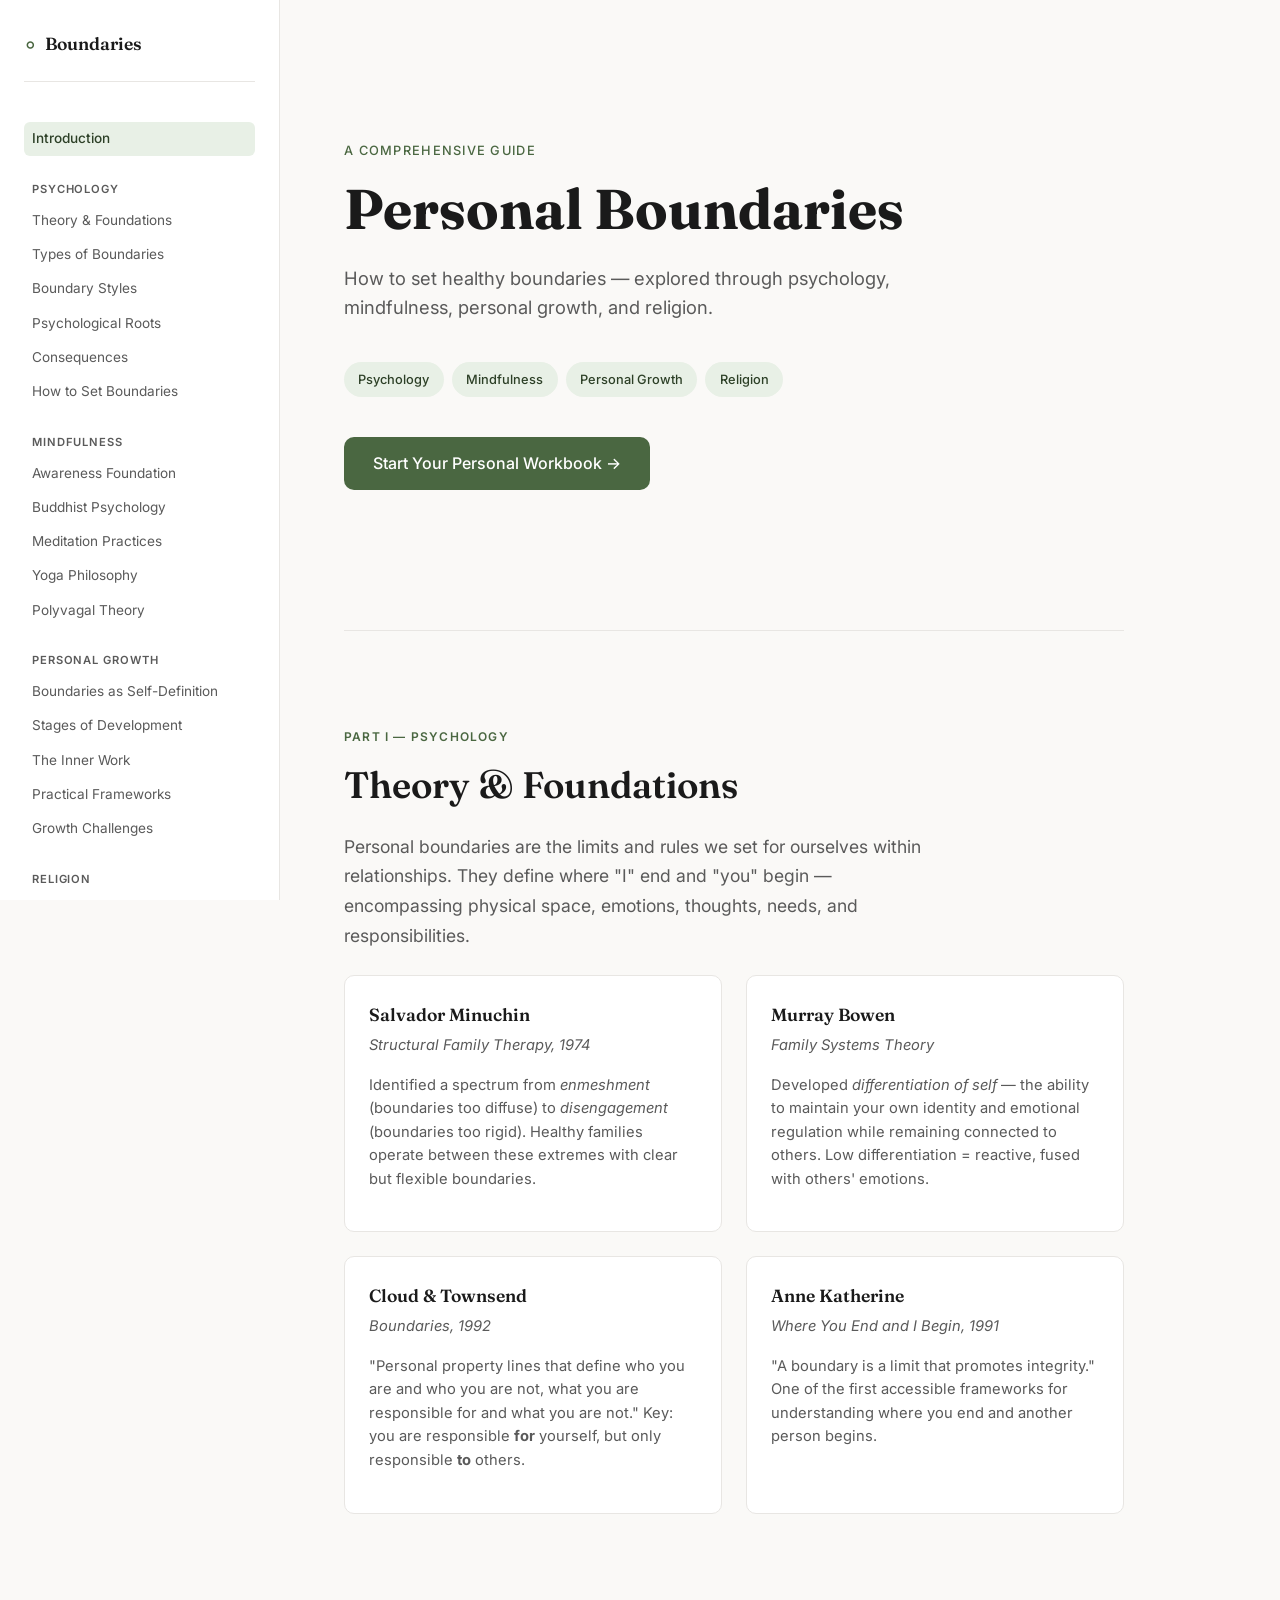
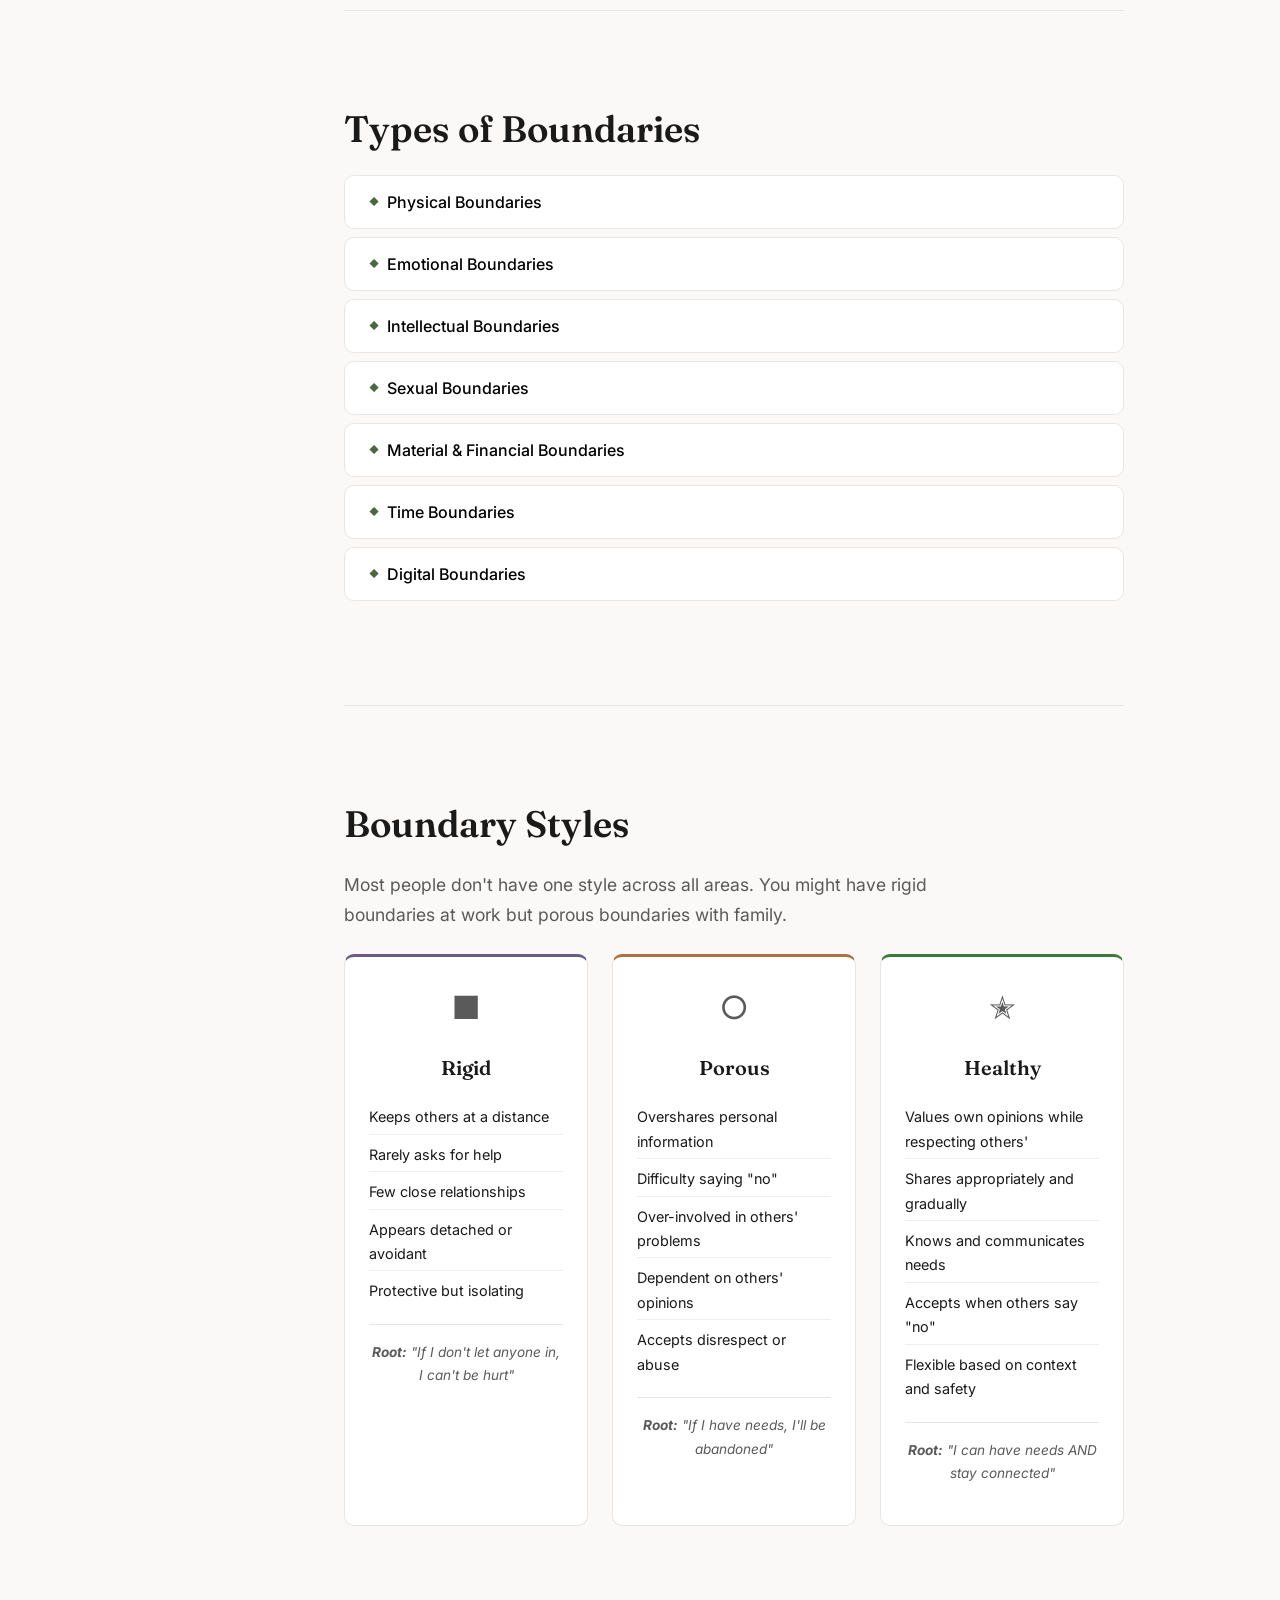
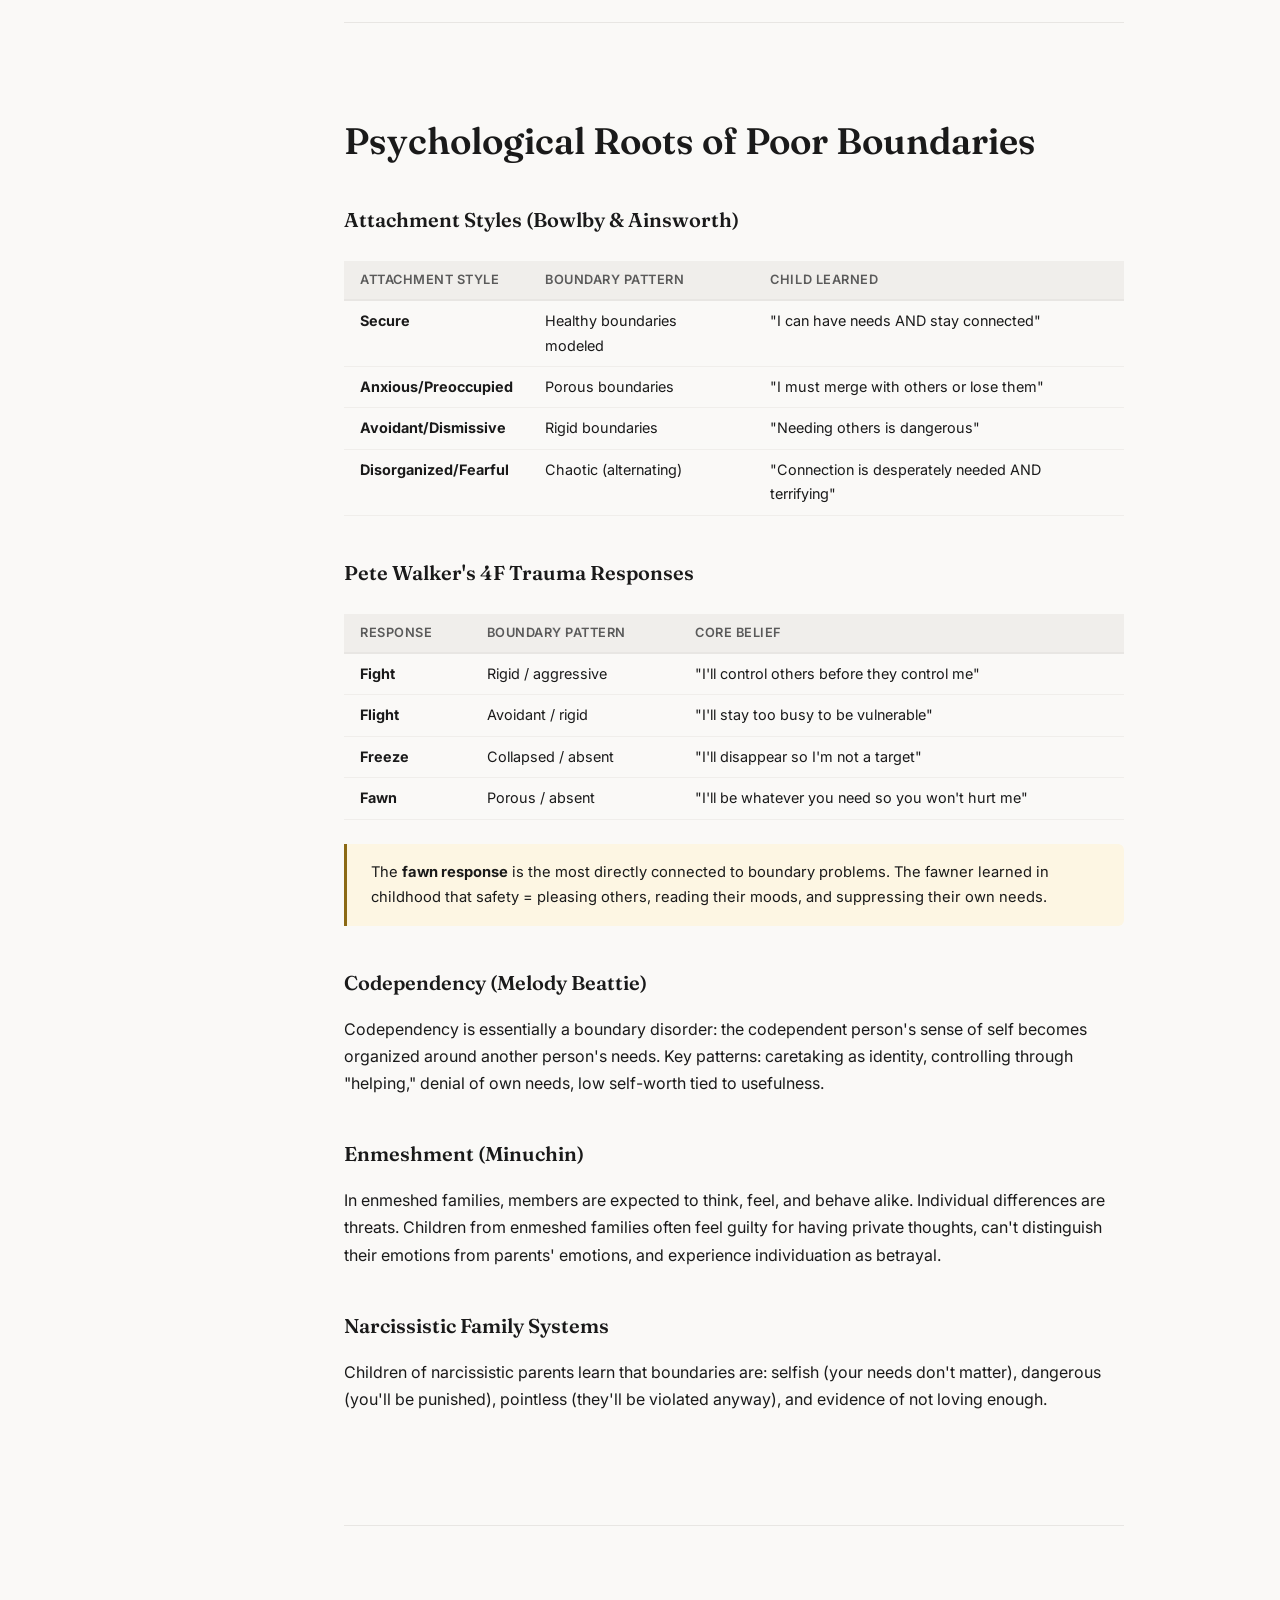
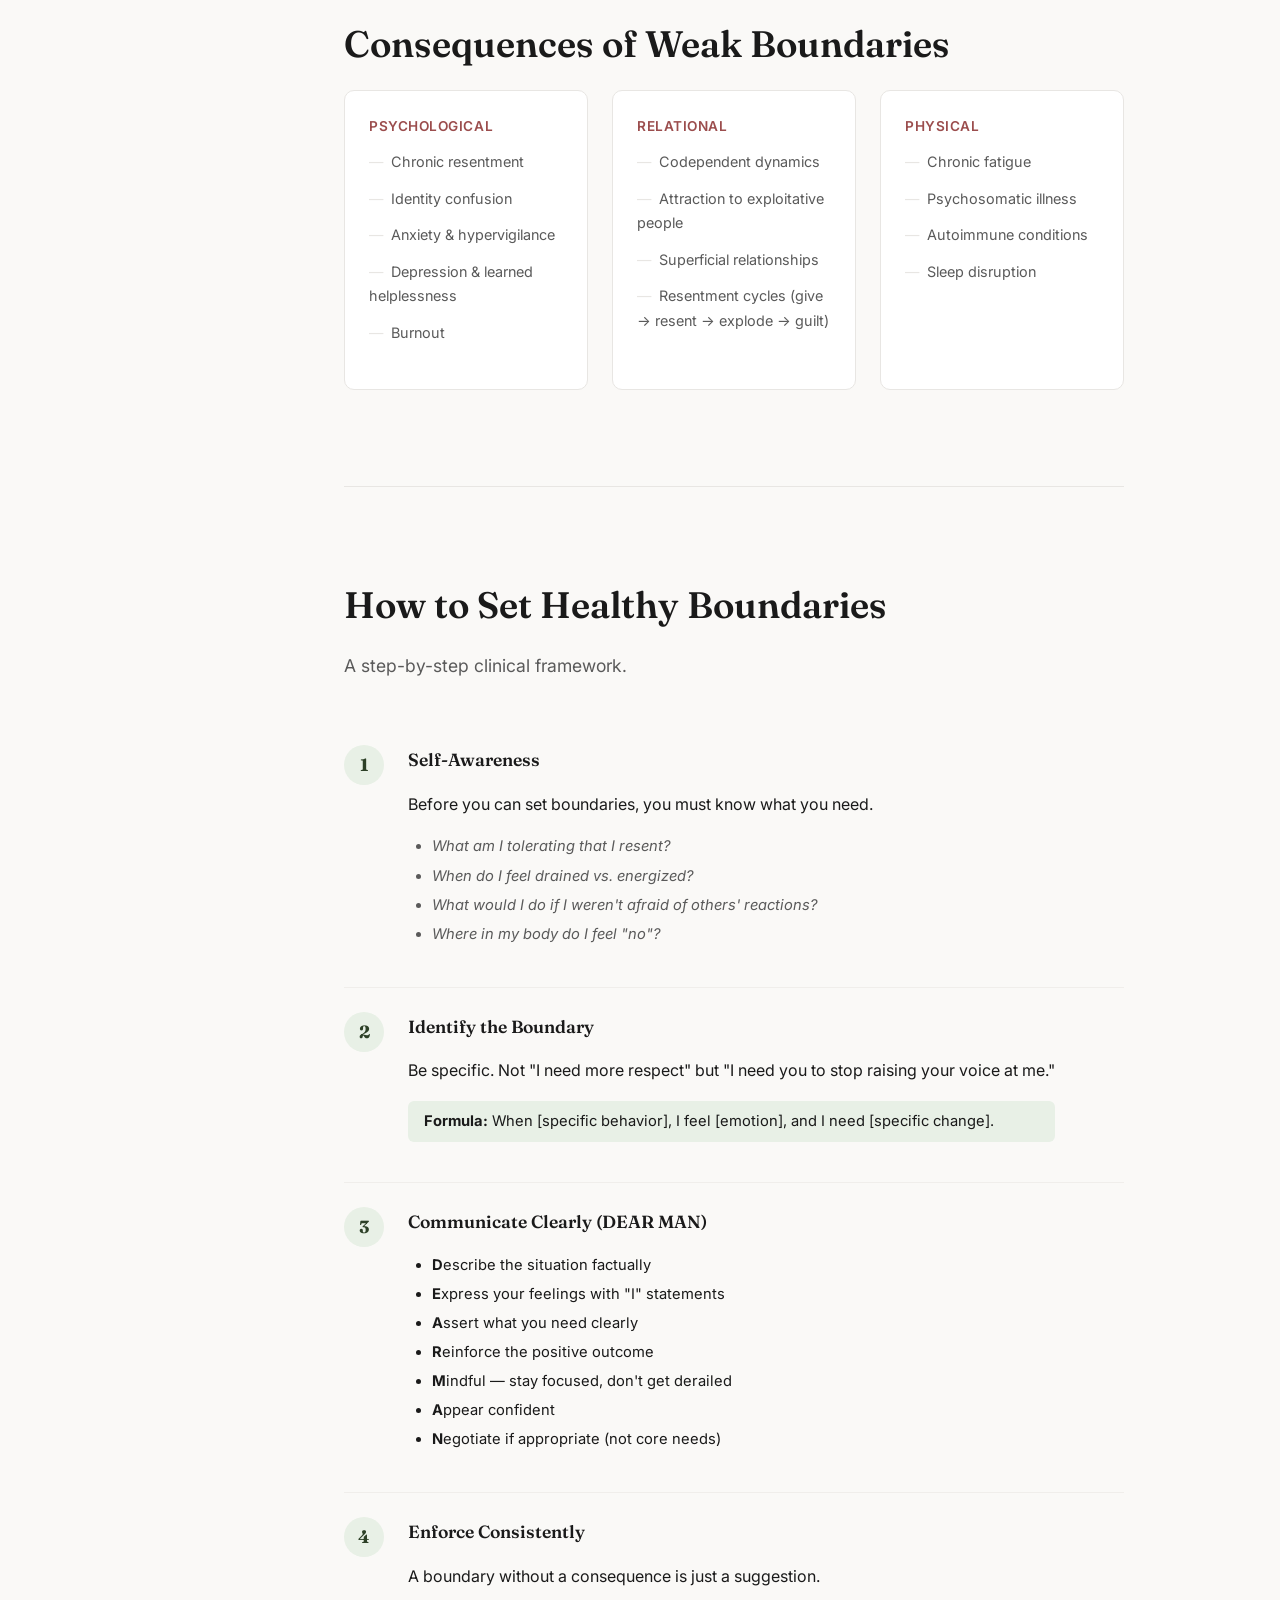
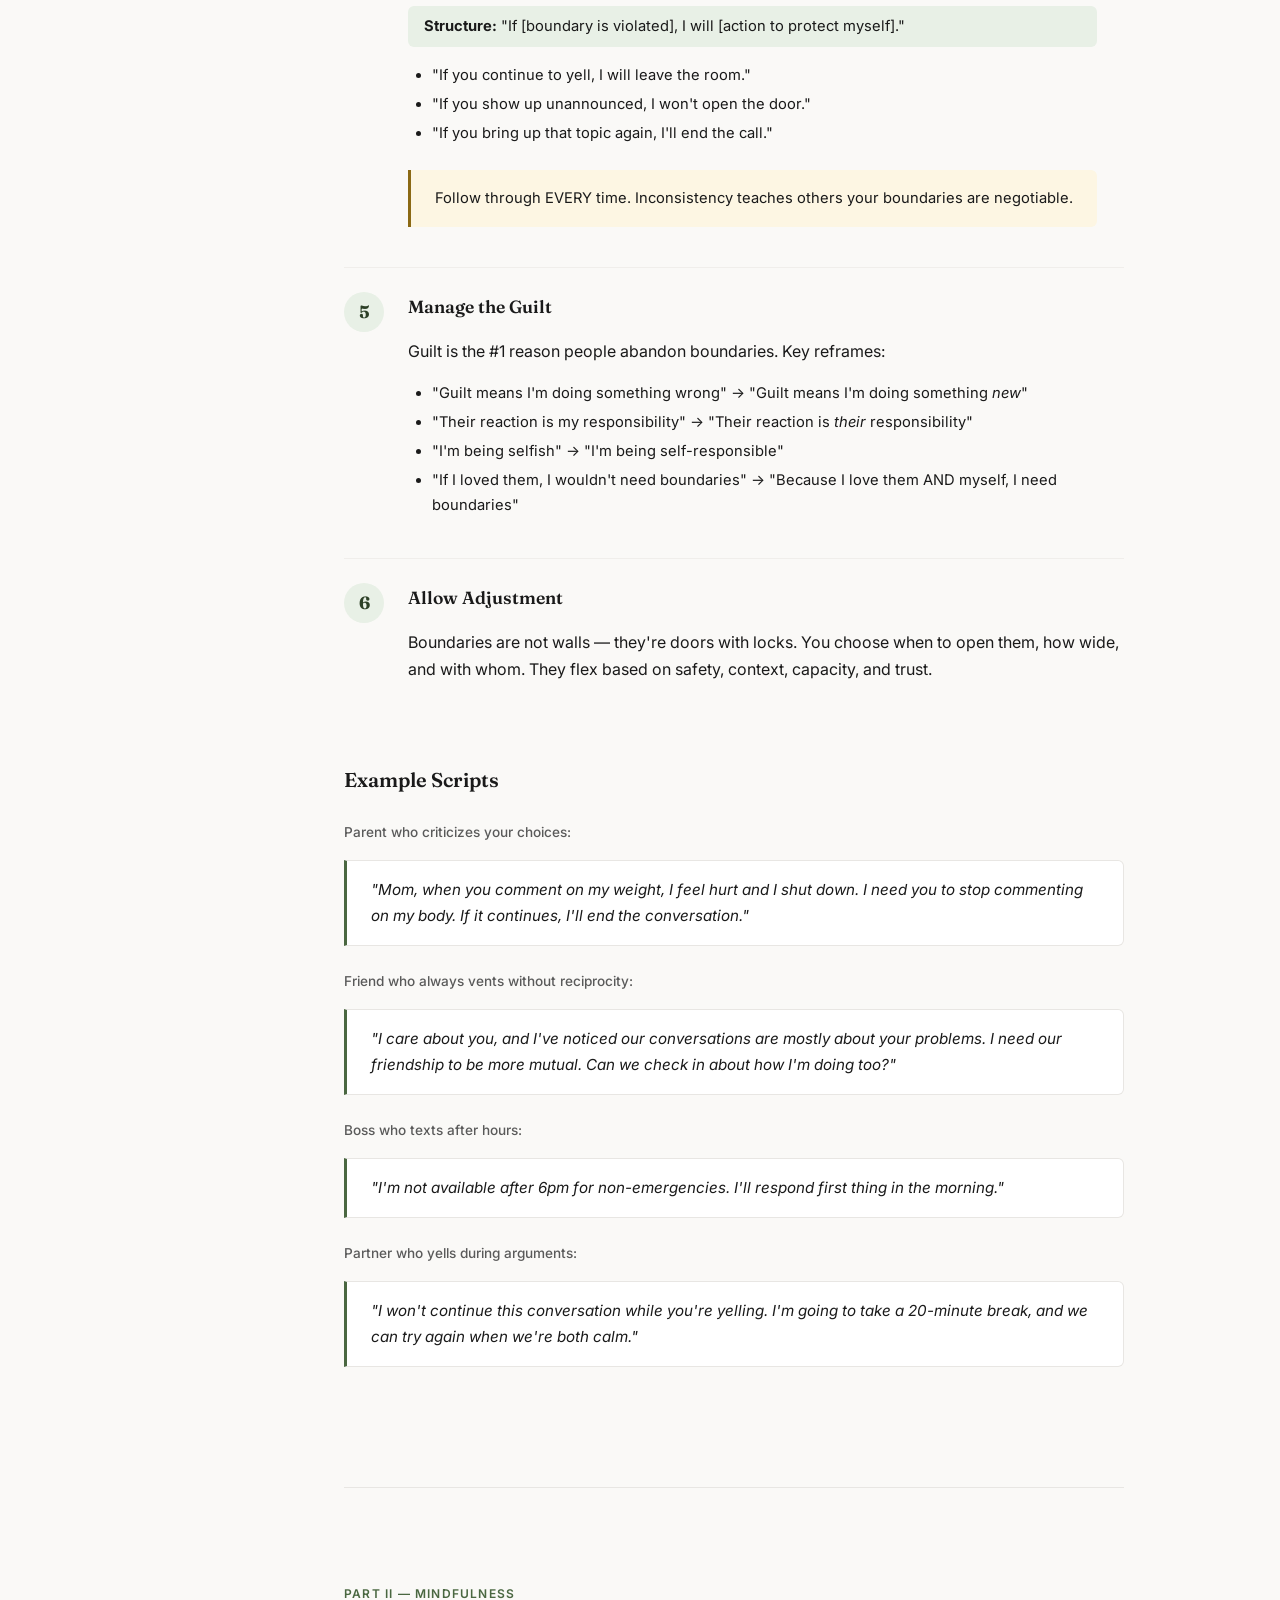
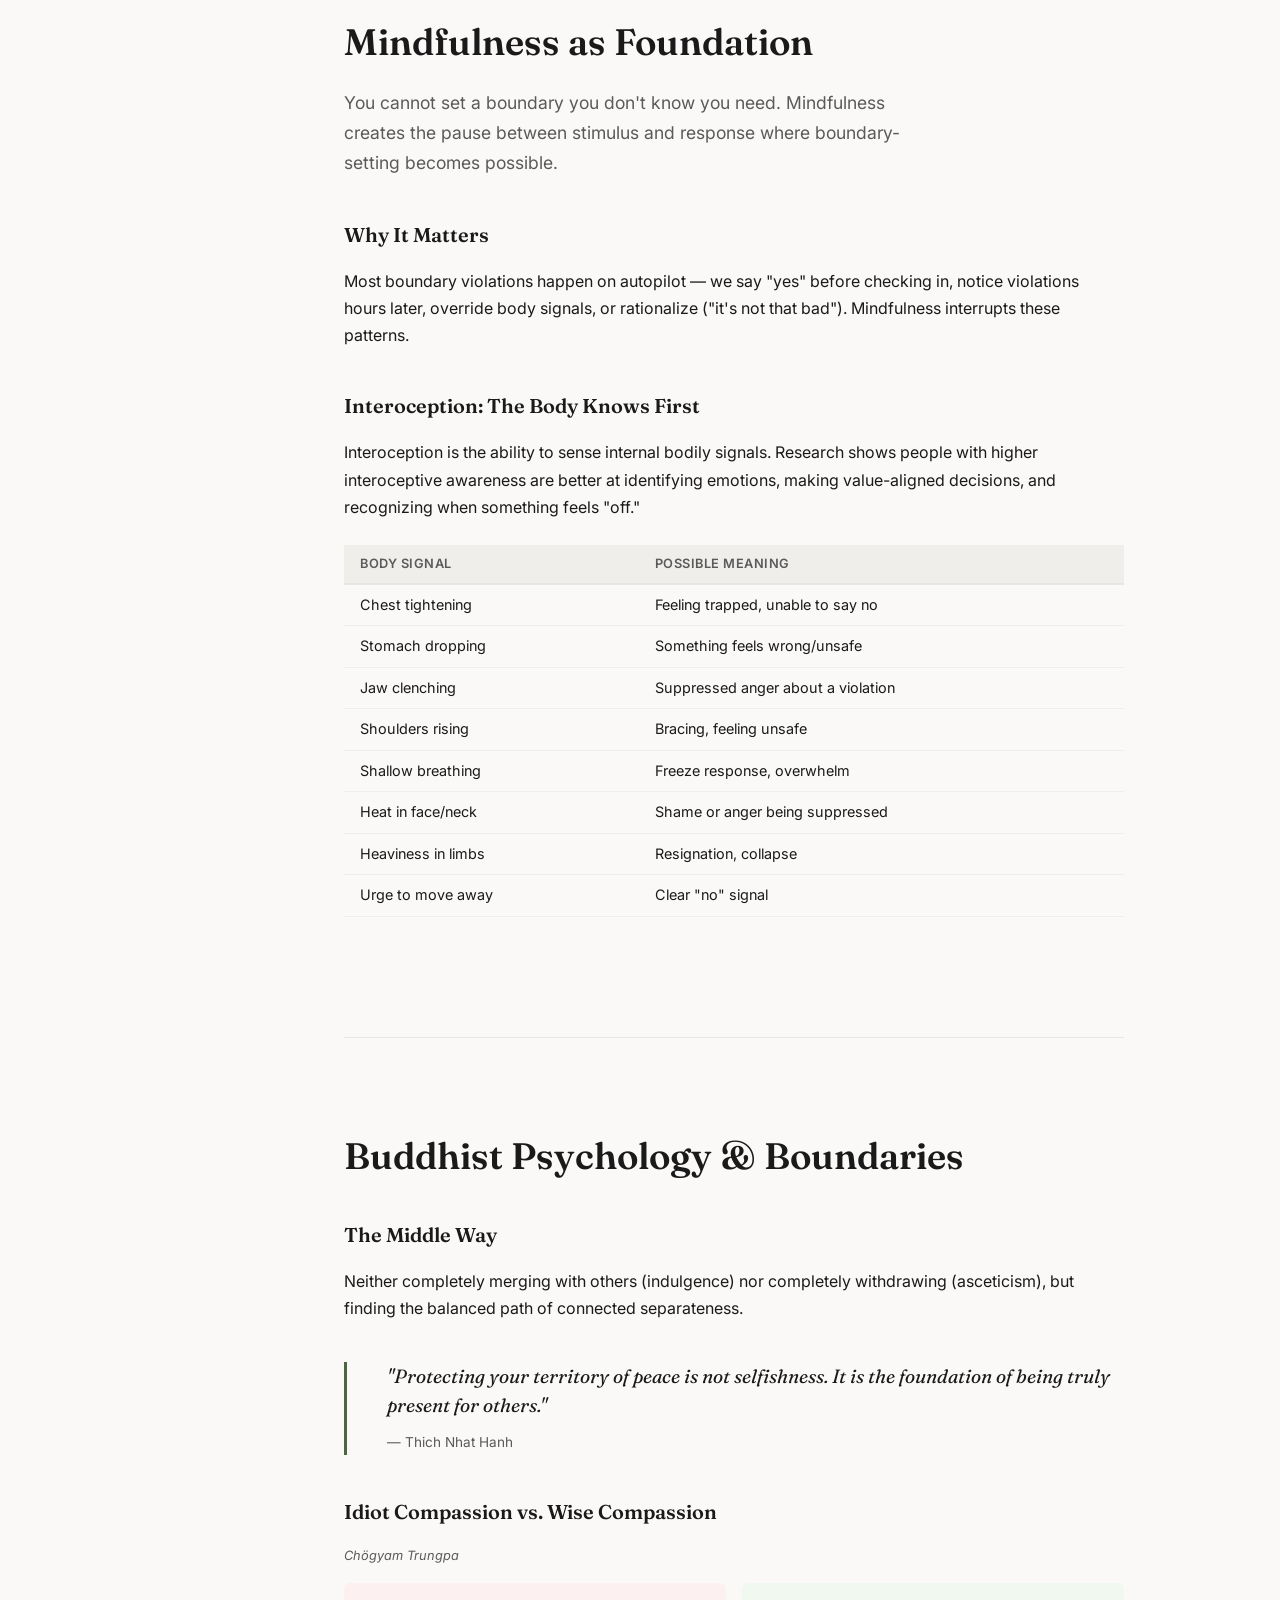
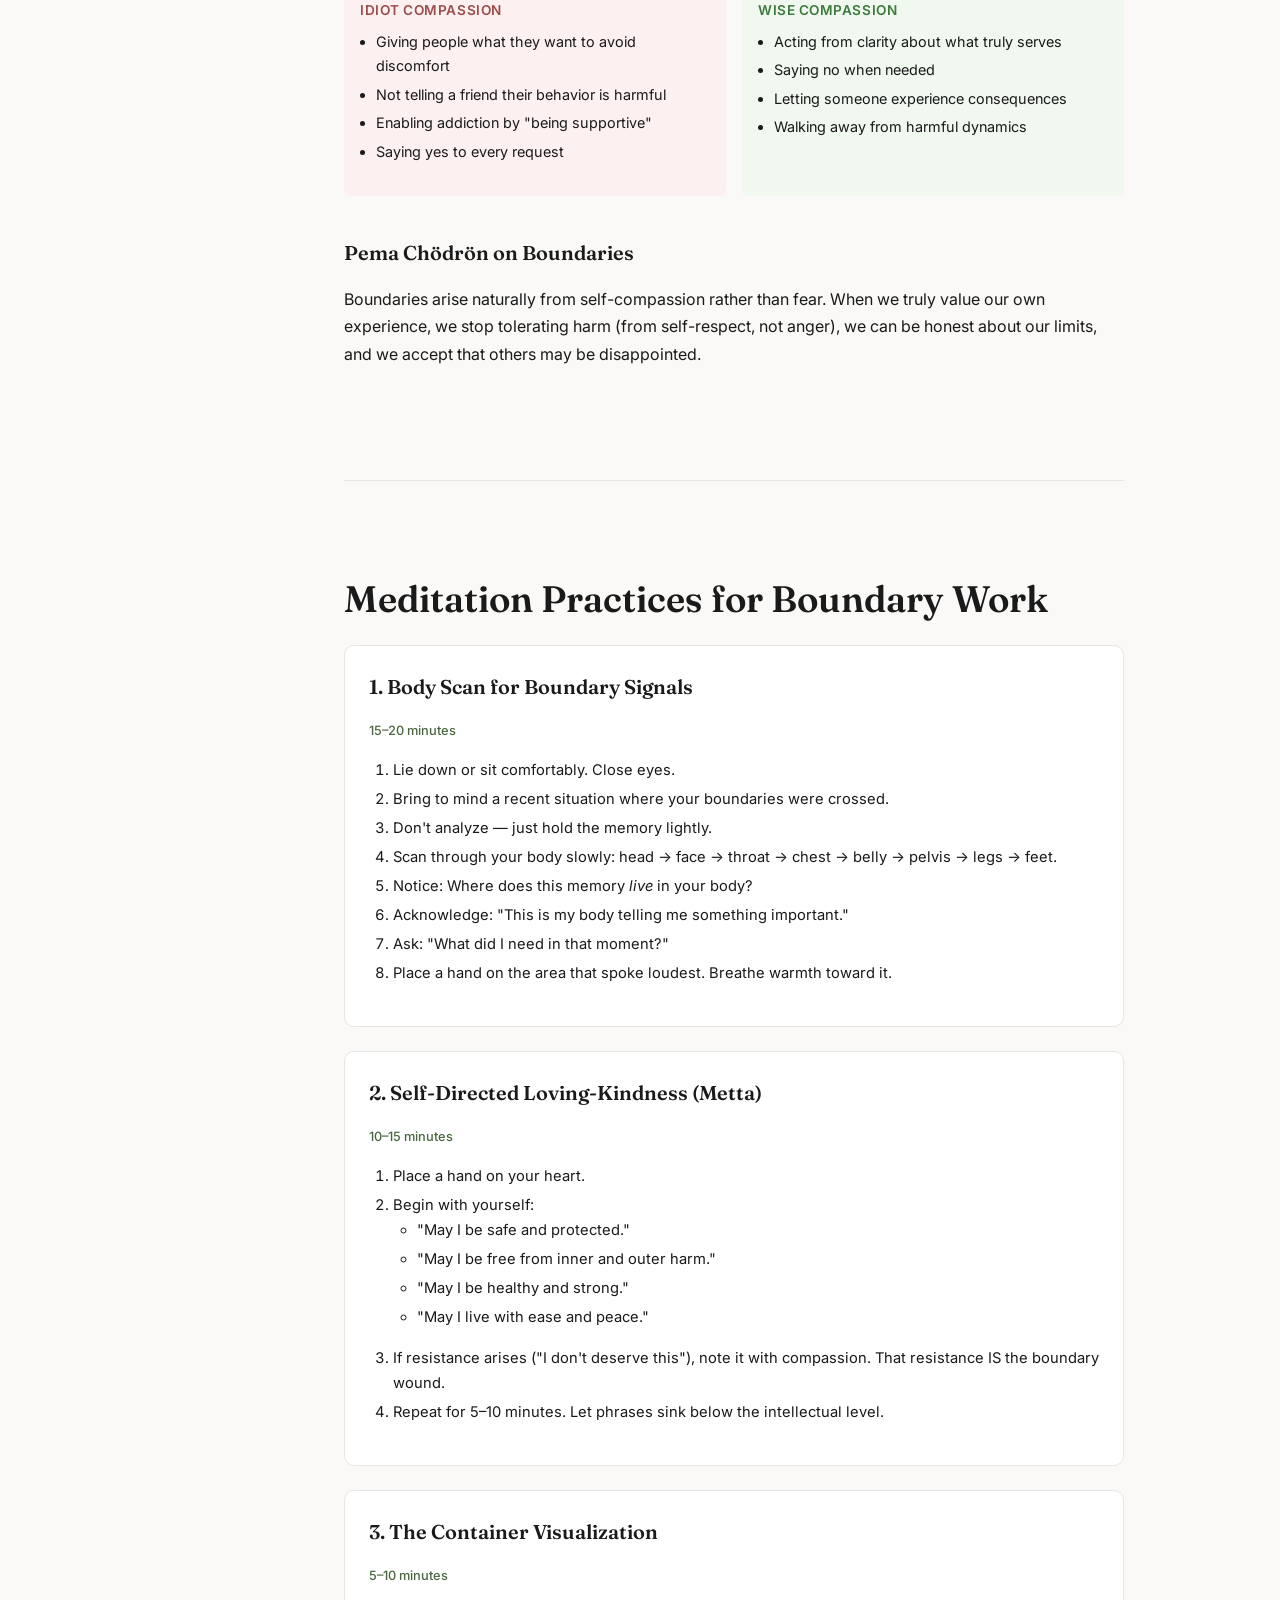
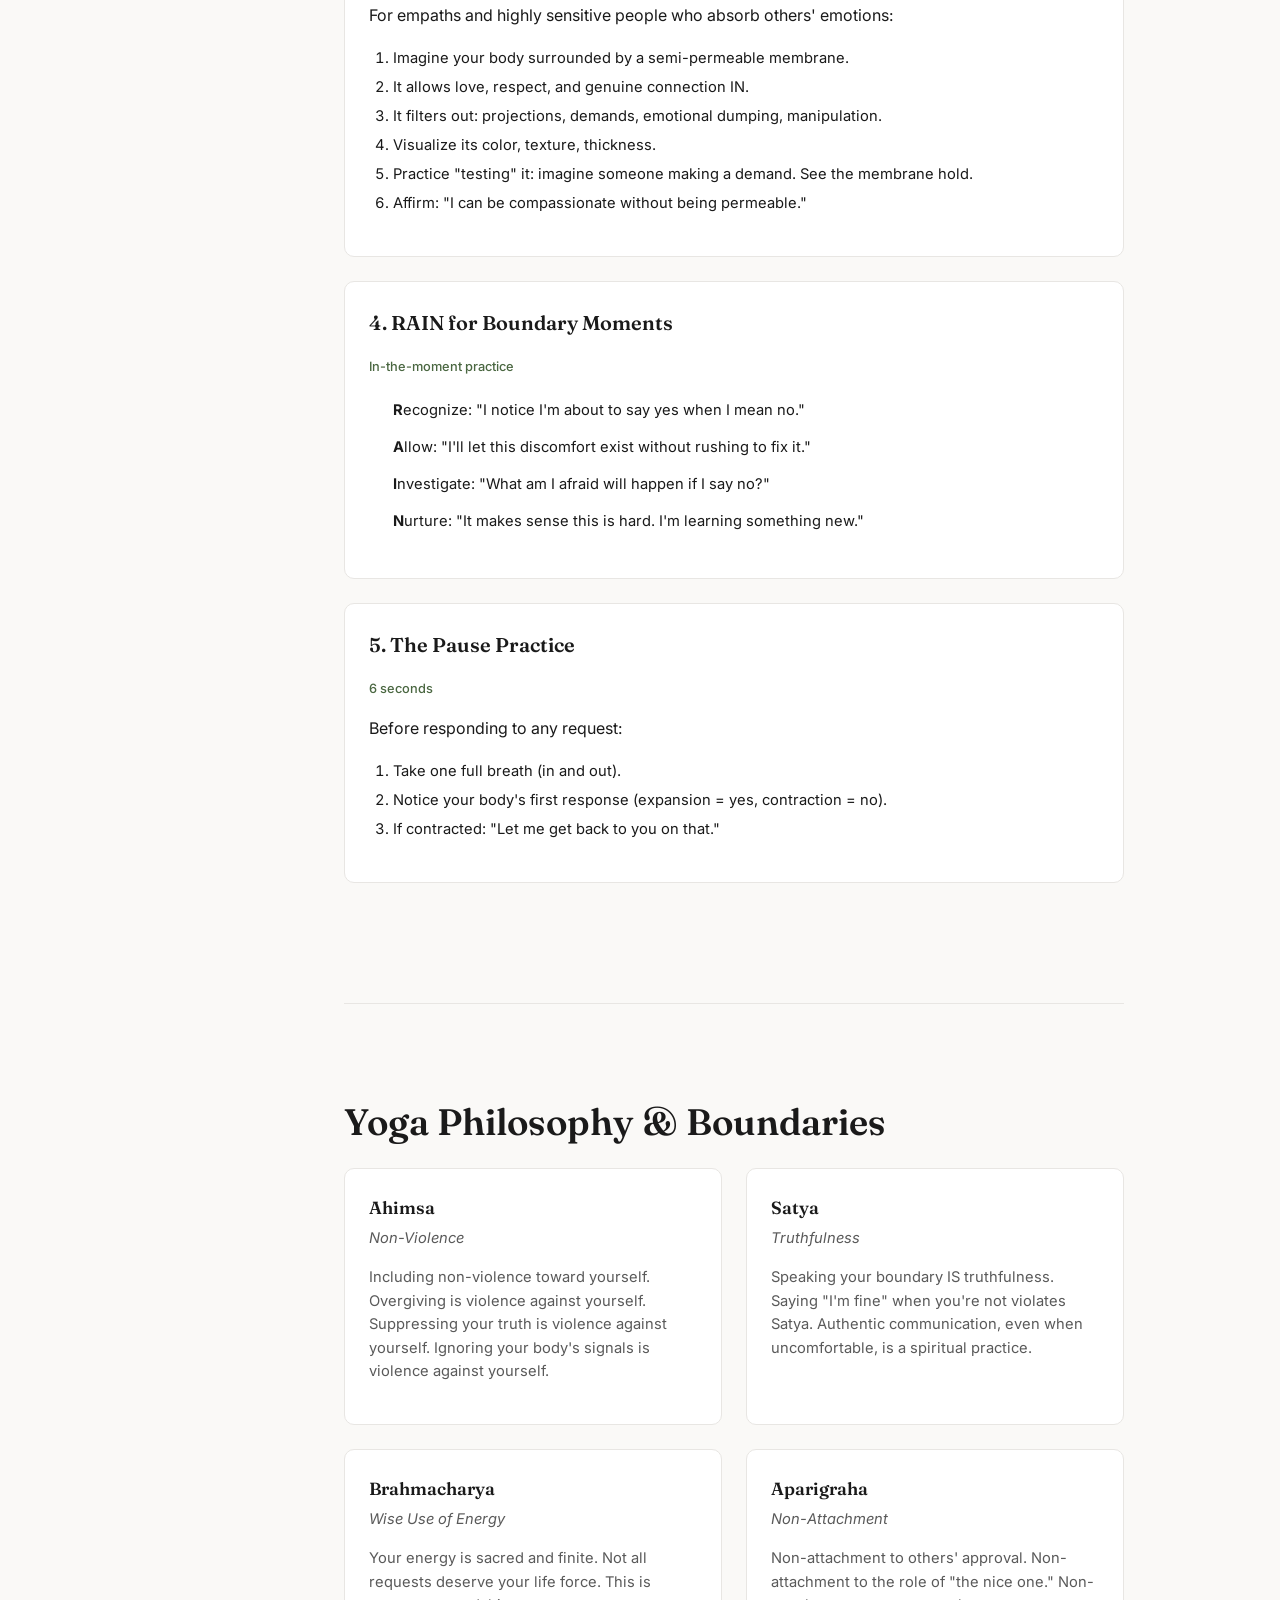
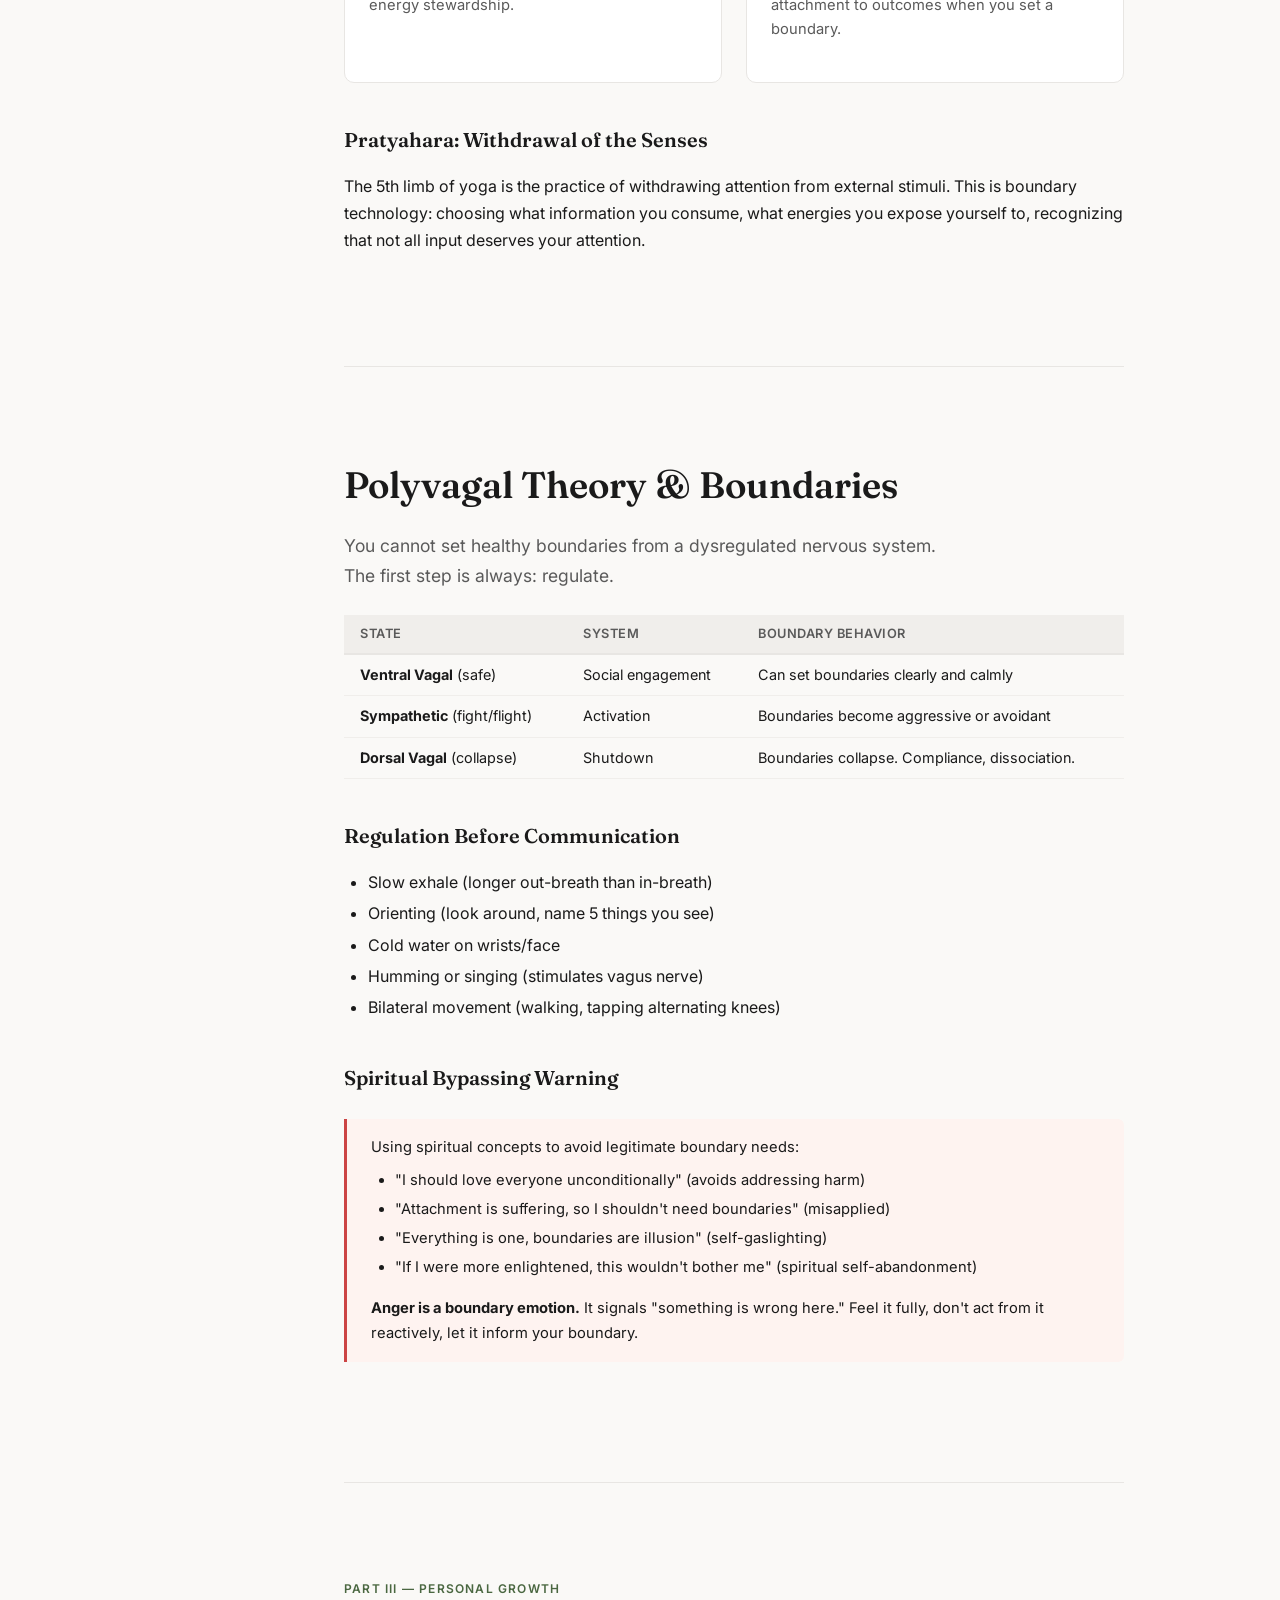
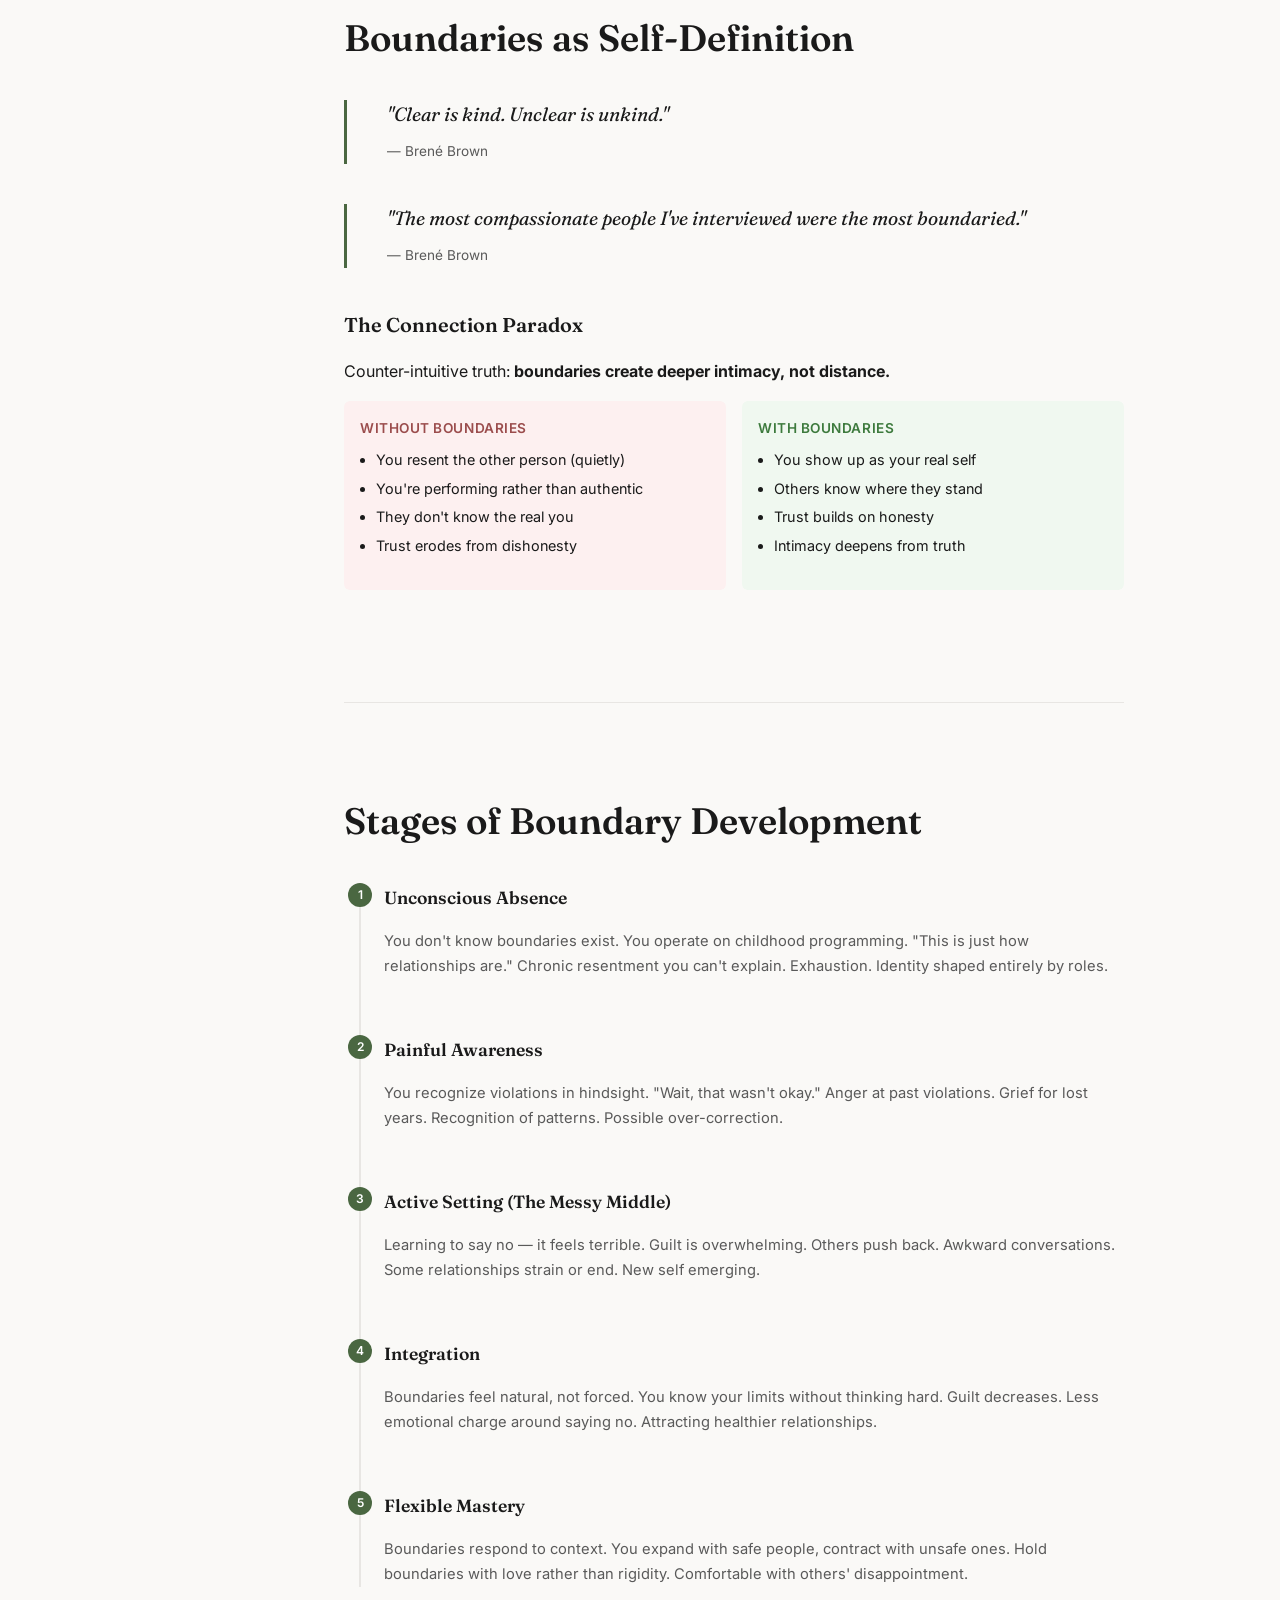
<file: index.html>
<!DOCTYPE html>
<html lang="en">
<head>
    <meta charset="UTF-8">
    <meta name="viewport" content="width=device-width, initial-scale=1.0">
    <title>Personal Boundaries — A Comprehensive Guide</title>
    <link rel="preconnect" href="https://fonts.googleapis.com">
    <link rel="preconnect" href="https://fonts.gstatic.com" crossorigin>
    <link href="https://fonts.googleapis.com/css2?family=Fraunces:ital,opsz,wght@0,9..144,300..900;1,9..144,300..900&family=Inter:wght@300;400;500;600&display=swap" rel="stylesheet">
    <link rel="stylesheet" href="styles.css">
</head>
<body>

    <nav class="sidebar" id="sidebar">
        <div class="sidebar-header">
            <span class="sidebar-logo">&#9702;</span>
            <span class="sidebar-title">Boundaries</span>
            <button class="sidebar-close" id="sidebar-close" aria-label="Close menu">&times;</button>
        </div>
        <ul class="nav-list">
            <li><a href="#hero" class="nav-link active">Introduction</a></li>
            <li class="nav-section">Psychology</li>
            <li><a href="#theory" class="nav-link">Theory &amp; Foundations</a></li>
            <li><a href="#types" class="nav-link">Types of Boundaries</a></li>
            <li><a href="#styles" class="nav-link">Boundary Styles</a></li>
            <li><a href="#roots" class="nav-link">Psychological Roots</a></li>
            <li><a href="#consequences" class="nav-link">Consequences</a></li>
            <li><a href="#how-to" class="nav-link">How to Set Boundaries</a></li>
            <li class="nav-section">Mindfulness</li>
            <li><a href="#mindfulness-foundation" class="nav-link">Awareness Foundation</a></li>
            <li><a href="#buddhist" class="nav-link">Buddhist Psychology</a></li>
            <li><a href="#meditation" class="nav-link">Meditation Practices</a></li>
            <li><a href="#yoga" class="nav-link">Yoga Philosophy</a></li>
            <li><a href="#polyvagal" class="nav-link">Polyvagal Theory</a></li>
            <li class="nav-section">Personal Growth</li>
            <li><a href="#self-definition" class="nav-link">Boundaries as Self-Definition</a></li>
            <li><a href="#stages" class="nav-link">Stages of Development</a></li>
            <li><a href="#inner-work" class="nav-link">The Inner Work</a></li>
            <li><a href="#frameworks" class="nav-link">Practical Frameworks</a></li>
            <li><a href="#challenges" class="nav-link">Growth Challenges</a></li>
            <li class="nav-section">Religion</li>
            <li><a href="#christianity" class="nav-link">Christianity</a></li>
            <li><a href="#islam" class="nav-link">Islam</a></li>
            <li><a href="#judaism" class="nav-link">Judaism</a></li>
            <li><a href="#buddhism-religion" class="nav-link">Buddhism</a></li>
            <li><a href="#hinduism" class="nav-link">Hinduism</a></li>
            <li><a href="#taoism" class="nav-link">Taoism</a></li>
            <li><a href="#common-themes" class="nav-link">Common Themes</a></li>
            <li class="nav-section">Integration</li>
            <li><a href="#unified" class="nav-link">Unified Framework</a></li>
            <li><a href="#daily" class="nav-link">Daily Practices</a></li>
            <li><a href="#help" class="nav-link">When to Seek Help</a></li>
        </ul>
    </nav>

    <button class="menu-toggle" id="menu-toggle" aria-label="Open menu">
        <span></span><span></span><span></span>
    </button>

    <main class="content">
        <!-- Hero -->
        <section class="hero" id="hero">
            <div class="hero-inner">
                <p class="hero-eyebrow">A Comprehensive Guide</p>
                <h1>Personal Boundaries</h1>
                <p class="hero-subtitle">How to set healthy boundaries — explored through psychology, mindfulness, personal growth, and religion.</p>
                <div class="hero-domains">
                    <span class="domain-tag">Psychology</span>
                    <span class="domain-tag">Mindfulness</span>
                    <span class="domain-tag">Personal Growth</span>
                    <span class="domain-tag">Religion</span>
                </div>
                <a href="workbook.html" class="workbook-link">Start Your Personal Workbook →</a>
            </div>
        </section>

        <!-- PART I: PSYCHOLOGY -->
        <section class="section" id="theory">
            <div class="section-label">Part I — Psychology</div>
            <h2>Theory &amp; Foundations</h2>
            <p class="lead">Personal boundaries are the limits and rules we set for ourselves within relationships. They define where "I" end and "you" begin — encompassing physical space, emotions, thoughts, needs, and responsibilities.</p>

            <div class="card-grid">
                <div class="card">
                    <h3>Salvador Minuchin</h3>
                    <p class="card-meta">Structural Family Therapy, 1974</p>
                    <p>Identified a spectrum from <em>enmeshment</em> (boundaries too diffuse) to <em>disengagement</em> (boundaries too rigid). Healthy families operate between these extremes with clear but flexible boundaries.</p>
                </div>
                <div class="card">
                    <h3>Murray Bowen</h3>
                    <p class="card-meta">Family Systems Theory</p>
                    <p>Developed <em>differentiation of self</em> — the ability to maintain your own identity and emotional regulation while remaining connected to others. Low differentiation = reactive, fused with others' emotions.</p>
                </div>
                <div class="card">
                    <h3>Cloud &amp; Townsend</h3>
                    <p class="card-meta">Boundaries, 1992</p>
                    <p>"Personal property lines that define who you are and who you are not, what you are responsible for and what you are not." Key: you are responsible <strong>for</strong> yourself, but only responsible <strong>to</strong> others.</p>
                </div>
                <div class="card">
                    <h3>Anne Katherine</h3>
                    <p class="card-meta">Where You End and I Begin, 1991</p>
                    <p>"A boundary is a limit that promotes integrity." One of the first accessible frameworks for understanding where you end and another person begins.</p>
                </div>
            </div>
        </section>

        <section class="section" id="types">
            <h2>Types of Boundaries</h2>

            <div class="accordion" id="types-accordion">
                <div class="accordion-item">
                    <button class="accordion-trigger" aria-expanded="false">
                        <span class="accordion-icon">&#9670;</span>
                        Physical Boundaries
                    </button>
                    <div class="accordion-content">
                        <p>Your comfort with personal space, touch, and physical needs (rest, food, privacy).</p>
                        <div class="compare">
                            <div class="compare-col healthy">
                                <h4>Healthy</h4>
                                <ul>
                                    <li>"I don't like being hugged by people I don't know well"</li>
                                    <li>Locking your door</li>
                                    <li>Saying "I need to eat/rest now"</li>
                                </ul>
                            </div>
                            <div class="compare-col unhealthy">
                                <h4>Unhealthy</h4>
                                <ul>
                                    <li>Allowing unwanted touch to avoid conflict</li>
                                    <li>Others entering your space without permission</li>
                                    <li>Ignoring bodily needs to serve others</li>
                                </ul>
                            </div>
                        </div>
                        <p class="note"><strong>Signs of violation:</strong> Feeling physically uncomfortable, flinching, holding breath, muscle tension.</p>
                    </div>
                </div>

                <div class="accordion-item">
                    <button class="accordion-trigger" aria-expanded="false">
                        <span class="accordion-icon">&#9670;</span>
                        Emotional Boundaries
                    </button>
                    <div class="accordion-content">
                        <p>Your right to your own feelings and protection from others' emotional demands.</p>
                        <div class="compare">
                            <div class="compare-col healthy">
                                <h4>Healthy</h4>
                                <ul>
                                    <li>"I can listen, but I can't fix this for you"</li>
                                    <li>Not sharing personal information with unsafe people</li>
                                    <li>"I'm not comfortable discussing that"</li>
                                </ul>
                            </div>
                            <div class="compare-col unhealthy">
                                <h4>Unhealthy</h4>
                                <ul>
                                    <li>Taking on others' emotions as your own</li>
                                    <li>Oversharing to create intimacy prematurely</li>
                                    <li>Absorbing criticism without filtering</li>
                                </ul>
                            </div>
                        </div>
                        <p class="note"><strong>Signs of violation:</strong> Emotional exhaustion, feeling responsible for others' moods, losing sense of your own emotions.</p>
                    </div>
                </div>

                <div class="accordion-item">
                    <button class="accordion-trigger" aria-expanded="false">
                        <span class="accordion-icon">&#9670;</span>
                        Intellectual Boundaries
                    </button>
                    <div class="accordion-content">
                        <p>Respect for your thoughts, ideas, and opinions.</p>
                        <div class="compare">
                            <div class="compare-col healthy">
                                <h4>Healthy</h4>
                                <ul>
                                    <li>"We can disagree and that's okay"</li>
                                    <li>Sharing ideas in safe contexts</li>
                                    <li>"I need to think about this before I respond"</li>
                                </ul>
                            </div>
                            <div class="compare-col unhealthy">
                                <h4>Unhealthy</h4>
                                <ul>
                                    <li>Dismissing your own opinions to match others</li>
                                    <li>Being belittled for your thoughts</li>
                                    <li>Agreeing to avoid conflict</li>
                                </ul>
                            </div>
                        </div>
                    </div>
                </div>

                <div class="accordion-item">
                    <button class="accordion-trigger" aria-expanded="false">
                        <span class="accordion-icon">&#9670;</span>
                        Sexual Boundaries
                    </button>
                    <div class="accordion-content">
                        <p>Your comfort level with sexual activity, comments, and interaction.</p>
                        <div class="compare">
                            <div class="compare-col healthy">
                                <h4>Healthy</h4>
                                <ul>
                                    <li>Clear communication about consent</li>
                                    <li>Right to change your mind at any point</li>
                                    <li>"I don't want that" is a complete sentence</li>
                                </ul>
                            </div>
                            <div class="compare-col unhealthy">
                                <h4>Unhealthy</h4>
                                <ul>
                                    <li>Going along with acts you're uncomfortable with</li>
                                    <li>Pressure or coercion</li>
                                    <li>Using sex to gain approval or avoid abandonment</li>
                                </ul>
                            </div>
                        </div>
                    </div>
                </div>

                <div class="accordion-item">
                    <button class="accordion-trigger" aria-expanded="false">
                        <span class="accordion-icon">&#9670;</span>
                        Material &amp; Financial Boundaries
                    </button>
                    <div class="accordion-content">
                        <p>Limits around your possessions, money, and resources.</p>
                        <div class="compare">
                            <div class="compare-col healthy">
                                <h4>Healthy</h4>
                                <ul>
                                    <li>Lending with clear terms or saying no</li>
                                    <li>"I'm not able to lend my car"</li>
                                    <li>Separate finances where appropriate</li>
                                </ul>
                            </div>
                            <div class="compare-col unhealthy">
                                <h4>Unhealthy</h4>
                                <ul>
                                    <li>Giving money you can't afford to lose</li>
                                    <li>Letting others damage your possessions</li>
                                    <li>Financial control by others</li>
                                </ul>
                            </div>
                        </div>
                    </div>
                </div>

                <div class="accordion-item">
                    <button class="accordion-trigger" aria-expanded="false">
                        <span class="accordion-icon">&#9670;</span>
                        Time Boundaries
                    </button>
                    <div class="accordion-content">
                        <p>How you use your time and protect it as a finite resource.</p>
                        <div class="compare">
                            <div class="compare-col healthy">
                                <h4>Healthy</h4>
                                <ul>
                                    <li>"I can't stay past 9pm"</li>
                                    <li>Declining invitations without guilt</li>
                                    <li>Protecting time for rest and hobbies</li>
                                </ul>
                            </div>
                            <div class="compare-col unhealthy">
                                <h4>Unhealthy</h4>
                                <ul>
                                    <li>Always being "on call" for others</li>
                                    <li>Overcommitting and resenting it</li>
                                    <li>Others monopolizing your schedule</li>
                                </ul>
                            </div>
                        </div>
                    </div>
                </div>

                <div class="accordion-item">
                    <button class="accordion-trigger" aria-expanded="false">
                        <span class="accordion-icon">&#9670;</span>
                        Digital Boundaries
                    </button>
                    <div class="accordion-content">
                        <p>Limits around technology, social media, and availability.</p>
                        <div class="compare">
                            <div class="compare-col healthy">
                                <h4>Healthy</h4>
                                <ul>
                                    <li>Not responding to messages immediately</li>
                                    <li>Limiting social media consumption</li>
                                    <li>"I don't discuss this over text"</li>
                                </ul>
                            </div>
                            <div class="compare-col unhealthy">
                                <h4>Unhealthy</h4>
                                <ul>
                                    <li>Feeling obligated to be available 24/7</li>
                                    <li>Checking someone's online status obsessively</li>
                                    <li>Allowing constant interruption via notifications</li>
                                </ul>
                            </div>
                        </div>
                    </div>
                </div>
            </div>
        </section>

        <section class="section" id="styles">
            <h2>Boundary Styles</h2>
            <p class="lead">Most people don't have one style across all areas. You might have rigid boundaries at work but porous boundaries with family.</p>

            <div class="styles-grid">
                <div class="style-card rigid">
                    <div class="style-icon">&#9632;</div>
                    <h3>Rigid</h3>
                    <ul>
                        <li>Keeps others at a distance</li>
                        <li>Rarely asks for help</li>
                        <li>Few close relationships</li>
                        <li>Appears detached or avoidant</li>
                        <li>Protective but isolating</li>
                    </ul>
                    <p class="style-root"><strong>Root:</strong> "If I don't let anyone in, I can't be hurt"</p>
                </div>
                <div class="style-card porous">
                    <div class="style-icon">&#9675;</div>
                    <h3>Porous</h3>
                    <ul>
                        <li>Overshares personal information</li>
                        <li>Difficulty saying "no"</li>
                        <li>Over-involved in others' problems</li>
                        <li>Dependent on others' opinions</li>
                        <li>Accepts disrespect or abuse</li>
                    </ul>
                    <p class="style-root"><strong>Root:</strong> "If I have needs, I'll be abandoned"</p>
                </div>
                <div class="style-card healthy">
                    <div class="style-icon">&#10029;</div>
                    <h3>Healthy</h3>
                    <ul>
                        <li>Values own opinions while respecting others'</li>
                        <li>Shares appropriately and gradually</li>
                        <li>Knows and communicates needs</li>
                        <li>Accepts when others say "no"</li>
                        <li>Flexible based on context and safety</li>
                    </ul>
                    <p class="style-root"><strong>Root:</strong> "I can have needs AND stay connected"</p>
                </div>
            </div>
        </section>

        <section class="section" id="roots">
            <h2>Psychological Roots of Poor Boundaries</h2>

            <h3>Attachment Styles (Bowlby &amp; Ainsworth)</h3>
            <div class="table-wrap">
                <table>
                    <thead>
                        <tr>
                            <th>Attachment Style</th>
                            <th>Boundary Pattern</th>
                            <th>Child Learned</th>
                        </tr>
                    </thead>
                    <tbody>
                        <tr>
                            <td><strong>Secure</strong></td>
                            <td>Healthy boundaries modeled</td>
                            <td>"I can have needs AND stay connected"</td>
                        </tr>
                        <tr>
                            <td><strong>Anxious/Preoccupied</strong></td>
                            <td>Porous boundaries</td>
                            <td>"I must merge with others or lose them"</td>
                        </tr>
                        <tr>
                            <td><strong>Avoidant/Dismissive</strong></td>
                            <td>Rigid boundaries</td>
                            <td>"Needing others is dangerous"</td>
                        </tr>
                        <tr>
                            <td><strong>Disorganized/Fearful</strong></td>
                            <td>Chaotic (alternating)</td>
                            <td>"Connection is desperately needed AND terrifying"</td>
                        </tr>
                    </tbody>
                </table>
            </div>

            <h3>Pete Walker's 4F Trauma Responses</h3>
            <div class="table-wrap">
                <table>
                    <thead>
                        <tr>
                            <th>Response</th>
                            <th>Boundary Pattern</th>
                            <th>Core Belief</th>
                        </tr>
                    </thead>
                    <tbody>
                        <tr>
                            <td><strong>Fight</strong></td>
                            <td>Rigid / aggressive</td>
                            <td>"I'll control others before they control me"</td>
                        </tr>
                        <tr>
                            <td><strong>Flight</strong></td>
                            <td>Avoidant / rigid</td>
                            <td>"I'll stay too busy to be vulnerable"</td>
                        </tr>
                        <tr>
                            <td><strong>Freeze</strong></td>
                            <td>Collapsed / absent</td>
                            <td>"I'll disappear so I'm not a target"</td>
                        </tr>
                        <tr>
                            <td><strong>Fawn</strong></td>
                            <td>Porous / absent</td>
                            <td>"I'll be whatever you need so you won't hurt me"</td>
                        </tr>
                    </tbody>
                </table>
            </div>
            <p class="callout">The <strong>fawn response</strong> is the most directly connected to boundary problems. The fawner learned in childhood that safety = pleasing others, reading their moods, and suppressing their own needs.</p>

            <h3>Codependency (Melody Beattie)</h3>
            <p>Codependency is essentially a boundary disorder: the codependent person's sense of self becomes organized around another person's needs. Key patterns: caretaking as identity, controlling through "helping," denial of own needs, low self-worth tied to usefulness.</p>

            <h3>Enmeshment (Minuchin)</h3>
            <p>In enmeshed families, members are expected to think, feel, and behave alike. Individual differences are threats. Children from enmeshed families often feel guilty for having private thoughts, can't distinguish their emotions from parents' emotions, and experience individuation as betrayal.</p>

            <h3>Narcissistic Family Systems</h3>
            <p>Children of narcissistic parents learn that boundaries are: selfish (your needs don't matter), dangerous (you'll be punished), pointless (they'll be violated anyway), and evidence of not loving enough.</p>
        </section>

        <section class="section" id="consequences">
            <h2>Consequences of Weak Boundaries</h2>
            <div class="consequences-grid">
                <div class="consequence-card">
                    <h4>Psychological</h4>
                    <ul>
                        <li>Chronic resentment</li>
                        <li>Identity confusion</li>
                        <li>Anxiety &amp; hypervigilance</li>
                        <li>Depression &amp; learned helplessness</li>
                        <li>Burnout</li>
                    </ul>
                </div>
                <div class="consequence-card">
                    <h4>Relational</h4>
                    <ul>
                        <li>Codependent dynamics</li>
                        <li>Attraction to exploitative people</li>
                        <li>Superficial relationships</li>
                        <li>Resentment cycles (give → resent → explode → guilt)</li>
                    </ul>
                </div>
                <div class="consequence-card">
                    <h4>Physical</h4>
                    <ul>
                        <li>Chronic fatigue</li>
                        <li>Psychosomatic illness</li>
                        <li>Autoimmune conditions</li>
                        <li>Sleep disruption</li>
                    </ul>
                </div>
            </div>
        </section>

        <section class="section" id="how-to">
            <h2>How to Set Healthy Boundaries</h2>
            <p class="lead">A step-by-step clinical framework.</p>

            <div class="steps">
                <div class="step">
                    <div class="step-num">1</div>
                    <div class="step-content">
                        <h3>Self-Awareness</h3>
                        <p>Before you can set boundaries, you must know what you need.</p>
                        <ul class="questions">
                            <li>What am I tolerating that I resent?</li>
                            <li>When do I feel drained vs. energized?</li>
                            <li>What would I do if I weren't afraid of others' reactions?</li>
                            <li>Where in my body do I feel "no"?</li>
                        </ul>
                    </div>
                </div>
                <div class="step">
                    <div class="step-num">2</div>
                    <div class="step-content">
                        <h3>Identify the Boundary</h3>
                        <p>Be specific. Not "I need more respect" but "I need you to stop raising your voice at me."</p>
                        <p class="formula"><strong>Formula:</strong> When [specific behavior], I feel [emotion], and I need [specific change].</p>
                    </div>
                </div>
                <div class="step">
                    <div class="step-num">3</div>
                    <div class="step-content">
                        <h3>Communicate Clearly (DEAR MAN)</h3>
                        <ul>
                            <li><strong>D</strong>escribe the situation factually</li>
                            <li><strong>E</strong>xpress your feelings with "I" statements</li>
                            <li><strong>A</strong>ssert what you need clearly</li>
                            <li><strong>R</strong>einforce the positive outcome</li>
                            <li><strong>M</strong>indful — stay focused, don't get derailed</li>
                            <li><strong>A</strong>ppear confident</li>
                            <li><strong>N</strong>egotiate if appropriate (not core needs)</li>
                        </ul>
                    </div>
                </div>
                <div class="step">
                    <div class="step-num">4</div>
                    <div class="step-content">
                        <h3>Enforce Consistently</h3>
                        <p>A boundary without a consequence is just a suggestion.</p>
                        <p class="formula"><strong>Structure:</strong> "If [boundary is violated], I will [action to protect myself]."</p>
                        <ul>
                            <li>"If you continue to yell, I will leave the room."</li>
                            <li>"If you show up unannounced, I won't open the door."</li>
                            <li>"If you bring up that topic again, I'll end the call."</li>
                        </ul>
                        <p class="callout">Follow through EVERY time. Inconsistency teaches others your boundaries are negotiable.</p>
                    </div>
                </div>
                <div class="step">
                    <div class="step-num">5</div>
                    <div class="step-content">
                        <h3>Manage the Guilt</h3>
                        <p>Guilt is the #1 reason people abandon boundaries. Key reframes:</p>
                        <ul>
                            <li>"Guilt means I'm doing something wrong" &rarr; "Guilt means I'm doing something <em>new</em>"</li>
                            <li>"Their reaction is my responsibility" &rarr; "Their reaction is <em>their</em> responsibility"</li>
                            <li>"I'm being selfish" &rarr; "I'm being self-responsible"</li>
                            <li>"If I loved them, I wouldn't need boundaries" &rarr; "Because I love them AND myself, I need boundaries"</li>
                        </ul>
                    </div>
                </div>
                <div class="step">
                    <div class="step-num">6</div>
                    <div class="step-content">
                        <h3>Allow Adjustment</h3>
                        <p>Boundaries are not walls — they're doors with locks. You choose when to open them, how wide, and with whom. They flex based on safety, context, capacity, and trust.</p>
                    </div>
                </div>
            </div>

            <h3>Example Scripts</h3>
            <div class="scripts">
                <div class="script">
                    <p class="script-context">Parent who criticizes your choices:</p>
                    <blockquote>"Mom, when you comment on my weight, I feel hurt and I shut down. I need you to stop commenting on my body. If it continues, I'll end the conversation."</blockquote>
                </div>
                <div class="script">
                    <p class="script-context">Friend who always vents without reciprocity:</p>
                    <blockquote>"I care about you, and I've noticed our conversations are mostly about your problems. I need our friendship to be more mutual. Can we check in about how I'm doing too?"</blockquote>
                </div>
                <div class="script">
                    <p class="script-context">Boss who texts after hours:</p>
                    <blockquote>"I'm not available after 6pm for non-emergencies. I'll respond first thing in the morning."</blockquote>
                </div>
                <div class="script">
                    <p class="script-context">Partner who yells during arguments:</p>
                    <blockquote>"I won't continue this conversation while you're yelling. I'm going to take a 20-minute break, and we can try again when we're both calm."</blockquote>
                </div>
            </div>
        </section>

        <!-- PART II: MINDFULNESS -->
        <section class="section" id="mindfulness-foundation">
            <div class="section-label">Part II — Mindfulness</div>
            <h2>Mindfulness as Foundation</h2>
            <p class="lead">You cannot set a boundary you don't know you need. Mindfulness creates the pause between stimulus and response where boundary-setting becomes possible.</p>

            <h3>Why It Matters</h3>
            <p>Most boundary violations happen on autopilot — we say "yes" before checking in, notice violations hours later, override body signals, or rationalize ("it's not that bad"). Mindfulness interrupts these patterns.</p>

            <h3>Interoception: The Body Knows First</h3>
            <p>Interoception is the ability to sense internal bodily signals. Research shows people with higher interoceptive awareness are better at identifying emotions, making value-aligned decisions, and recognizing when something feels "off."</p>

            <div class="table-wrap">
                <table>
                    <thead>
                        <tr>
                            <th>Body Signal</th>
                            <th>Possible Meaning</th>
                        </tr>
                    </thead>
                    <tbody>
                        <tr><td>Chest tightening</td><td>Feeling trapped, unable to say no</td></tr>
                        <tr><td>Stomach dropping</td><td>Something feels wrong/unsafe</td></tr>
                        <tr><td>Jaw clenching</td><td>Suppressed anger about a violation</td></tr>
                        <tr><td>Shoulders rising</td><td>Bracing, feeling unsafe</td></tr>
                        <tr><td>Shallow breathing</td><td>Freeze response, overwhelm</td></tr>
                        <tr><td>Heat in face/neck</td><td>Shame or anger being suppressed</td></tr>
                        <tr><td>Heaviness in limbs</td><td>Resignation, collapse</td></tr>
                        <tr><td>Urge to move away</td><td>Clear "no" signal</td></tr>
                    </tbody>
                </table>
            </div>
        </section>

        <section class="section" id="buddhist">
            <h2>Buddhist Psychology &amp; Boundaries</h2>

            <h3>The Middle Way</h3>
            <p>Neither completely merging with others (indulgence) nor completely withdrawing (asceticism), but finding the balanced path of connected separateness.</p>

            <div class="quote-block">
                <blockquote>"Protecting your territory of peace is not selfishness. It is the foundation of being truly present for others."</blockquote>
                <cite>— Thich Nhat Hanh</cite>
            </div>

            <h3>Idiot Compassion vs. Wise Compassion</h3>
            <p class="card-meta">Chögyam Trungpa</p>
            <div class="compare">
                <div class="compare-col unhealthy">
                    <h4>Idiot Compassion</h4>
                    <ul>
                        <li>Giving people what they want to avoid discomfort</li>
                        <li>Not telling a friend their behavior is harmful</li>
                        <li>Enabling addiction by "being supportive"</li>
                        <li>Saying yes to every request</li>
                    </ul>
                </div>
                <div class="compare-col healthy">
                    <h4>Wise Compassion</h4>
                    <ul>
                        <li>Acting from clarity about what truly serves</li>
                        <li>Saying no when needed</li>
                        <li>Letting someone experience consequences</li>
                        <li>Walking away from harmful dynamics</li>
                    </ul>
                </div>
            </div>

            <h3>Pema Chödrön on Boundaries</h3>
            <p>Boundaries arise naturally from self-compassion rather than fear. When we truly value our own experience, we stop tolerating harm (from self-respect, not anger), we can be honest about our limits, and we accept that others may be disappointed.</p>
        </section>

        <section class="section" id="meditation">
            <h2>Meditation Practices for Boundary Work</h2>

            <div class="practice">
                <h3>1. Body Scan for Boundary Signals</h3>
                <p class="practice-time">15–20 minutes</p>
                <ol>
                    <li>Lie down or sit comfortably. Close eyes.</li>
                    <li>Bring to mind a recent situation where your boundaries were crossed.</li>
                    <li>Don't analyze — just hold the memory lightly.</li>
                    <li>Scan through your body slowly: head &rarr; face &rarr; throat &rarr; chest &rarr; belly &rarr; pelvis &rarr; legs &rarr; feet.</li>
                    <li>Notice: Where does this memory <em>live</em> in your body?</li>
                    <li>Acknowledge: "This is my body telling me something important."</li>
                    <li>Ask: "What did I need in that moment?"</li>
                    <li>Place a hand on the area that spoke loudest. Breathe warmth toward it.</li>
                </ol>
            </div>

            <div class="practice">
                <h3>2. Self-Directed Loving-Kindness (Metta)</h3>
                <p class="practice-time">10–15 minutes</p>
                <ol>
                    <li>Place a hand on your heart.</li>
                    <li>Begin with yourself:
                        <ul>
                            <li>"May I be safe and protected."</li>
                            <li>"May I be free from inner and outer harm."</li>
                            <li>"May I be healthy and strong."</li>
                            <li>"May I live with ease and peace."</li>
                        </ul>
                    </li>
                    <li>If resistance arises ("I don't deserve this"), note it with compassion. That resistance IS the boundary wound.</li>
                    <li>Repeat for 5–10 minutes. Let phrases sink below the intellectual level.</li>
                </ol>
            </div>

            <div class="practice">
                <h3>3. The Container Visualization</h3>
                <p class="practice-time">5–10 minutes</p>
                <p>For empaths and highly sensitive people who absorb others' emotions:</p>
                <ol>
                    <li>Imagine your body surrounded by a semi-permeable membrane.</li>
                    <li>It allows love, respect, and genuine connection IN.</li>
                    <li>It filters out: projections, demands, emotional dumping, manipulation.</li>
                    <li>Visualize its color, texture, thickness.</li>
                    <li>Practice "testing" it: imagine someone making a demand. See the membrane hold.</li>
                    <li>Affirm: "I can be compassionate without being permeable."</li>
                </ol>
            </div>

            <div class="practice">
                <h3>4. RAIN for Boundary Moments</h3>
                <p class="practice-time">In-the-moment practice</p>
                <ul class="rain">
                    <li><strong>R</strong>ecognize: "I notice I'm about to say yes when I mean no."</li>
                    <li><strong>A</strong>llow: "I'll let this discomfort exist without rushing to fix it."</li>
                    <li><strong>I</strong>nvestigate: "What am I afraid will happen if I say no?"</li>
                    <li><strong>N</strong>urture: "It makes sense this is hard. I'm learning something new."</li>
                </ul>
            </div>

            <div class="practice">
                <h3>5. The Pause Practice</h3>
                <p class="practice-time">6 seconds</p>
                <p>Before responding to any request:</p>
                <ol>
                    <li>Take one full breath (in and out).</li>
                    <li>Notice your body's first response (expansion = yes, contraction = no).</li>
                    <li>If contracted: "Let me get back to you on that."</li>
                </ol>
            </div>
        </section>

        <section class="section" id="yoga">
            <h2>Yoga Philosophy &amp; Boundaries</h2>

            <div class="card-grid">
                <div class="card">
                    <h3>Ahimsa</h3>
                    <p class="card-meta">Non-Violence</p>
                    <p>Including non-violence toward yourself. Overgiving is violence against yourself. Suppressing your truth is violence against yourself. Ignoring your body's signals is violence against yourself.</p>
                </div>
                <div class="card">
                    <h3>Satya</h3>
                    <p class="card-meta">Truthfulness</p>
                    <p>Speaking your boundary IS truthfulness. Saying "I'm fine" when you're not violates Satya. Authentic communication, even when uncomfortable, is a spiritual practice.</p>
                </div>
                <div class="card">
                    <h3>Brahmacharya</h3>
                    <p class="card-meta">Wise Use of Energy</p>
                    <p>Your energy is sacred and finite. Not all requests deserve your life force. This is energy stewardship.</p>
                </div>
                <div class="card">
                    <h3>Aparigraha</h3>
                    <p class="card-meta">Non-Attachment</p>
                    <p>Non-attachment to others' approval. Non-attachment to the role of "the nice one." Non-attachment to outcomes when you set a boundary.</p>
                </div>
            </div>

            <h3>Pratyahara: Withdrawal of the Senses</h3>
            <p>The 5th limb of yoga is the practice of withdrawing attention from external stimuli. This is boundary technology: choosing what information you consume, what energies you expose yourself to, recognizing that not all input deserves your attention.</p>
        </section>

        <section class="section" id="polyvagal">
            <h2>Polyvagal Theory &amp; Boundaries</h2>
            <p class="lead">You cannot set healthy boundaries from a dysregulated nervous system. The first step is always: regulate.</p>

            <div class="table-wrap">
                <table>
                    <thead>
                        <tr>
                            <th>State</th>
                            <th>System</th>
                            <th>Boundary Behavior</th>
                        </tr>
                    </thead>
                    <tbody>
                        <tr>
                            <td><strong>Ventral Vagal</strong> (safe)</td>
                            <td>Social engagement</td>
                            <td>Can set boundaries clearly and calmly</td>
                        </tr>
                        <tr>
                            <td><strong>Sympathetic</strong> (fight/flight)</td>
                            <td>Activation</td>
                            <td>Boundaries become aggressive or avoidant</td>
                        </tr>
                        <tr>
                            <td><strong>Dorsal Vagal</strong> (collapse)</td>
                            <td>Shutdown</td>
                            <td>Boundaries collapse. Compliance, dissociation.</td>
                        </tr>
                    </tbody>
                </table>
            </div>

            <h3>Regulation Before Communication</h3>
            <ul>
                <li>Slow exhale (longer out-breath than in-breath)</li>
                <li>Orienting (look around, name 5 things you see)</li>
                <li>Cold water on wrists/face</li>
                <li>Humming or singing (stimulates vagus nerve)</li>
                <li>Bilateral movement (walking, tapping alternating knees)</li>
            </ul>

            <h3>Spiritual Bypassing Warning</h3>
            <div class="callout warning">
                <p>Using spiritual concepts to avoid legitimate boundary needs:</p>
                <ul>
                    <li>"I should love everyone unconditionally" (avoids addressing harm)</li>
                    <li>"Attachment is suffering, so I shouldn't need boundaries" (misapplied)</li>
                    <li>"Everything is one, boundaries are illusion" (self-gaslighting)</li>
                    <li>"If I were more enlightened, this wouldn't bother me" (spiritual self-abandonment)</li>
                </ul>
                <p><strong>Anger is a boundary emotion.</strong> It signals "something is wrong here." Feel it fully, don't act from it reactively, let it inform your boundary.</p>
            </div>
        </section>

        <!-- PART III: PERSONAL GROWTH -->
        <section class="section" id="self-definition">
            <div class="section-label">Part III — Personal Growth</div>
            <h2>Boundaries as Self-Definition</h2>

            <div class="quote-block">
                <blockquote>"Clear is kind. Unclear is unkind."</blockquote>
                <cite>— Brené Brown</cite>
            </div>

            <div class="quote-block">
                <blockquote>"The most compassionate people I've interviewed were the most boundaried."</blockquote>
                <cite>— Brené Brown</cite>
            </div>

            <h3>The Connection Paradox</h3>
            <p>Counter-intuitive truth: <strong>boundaries create deeper intimacy, not distance.</strong></p>

            <div class="compare">
                <div class="compare-col unhealthy">
                    <h4>Without Boundaries</h4>
                    <ul>
                        <li>You resent the other person (quietly)</li>
                        <li>You're performing rather than authentic</li>
                        <li>They don't know the real you</li>
                        <li>Trust erodes from dishonesty</li>
                    </ul>
                </div>
                <div class="compare-col healthy">
                    <h4>With Boundaries</h4>
                    <ul>
                        <li>You show up as your real self</li>
                        <li>Others know where they stand</li>
                        <li>Trust builds on honesty</li>
                        <li>Intimacy deepens from truth</li>
                    </ul>
                </div>
            </div>
        </section>

        <section class="section" id="stages">
            <h2>Stages of Boundary Development</h2>

            <div class="timeline">
                <div class="timeline-item">
                    <div class="timeline-marker">1</div>
                    <div class="timeline-content">
                        <h3>Unconscious Absence</h3>
                        <p>You don't know boundaries exist. You operate on childhood programming. "This is just how relationships are." Chronic resentment you can't explain. Exhaustion. Identity shaped entirely by roles.</p>
                    </div>
                </div>
                <div class="timeline-item">
                    <div class="timeline-marker">2</div>
                    <div class="timeline-content">
                        <h3>Painful Awareness</h3>
                        <p>You recognize violations in hindsight. "Wait, that wasn't okay." Anger at past violations. Grief for lost years. Recognition of patterns. Possible over-correction.</p>
                    </div>
                </div>
                <div class="timeline-item">
                    <div class="timeline-marker">3</div>
                    <div class="timeline-content">
                        <h3>Active Setting (The Messy Middle)</h3>
                        <p>Learning to say no — it feels terrible. Guilt is overwhelming. Others push back. Awkward conversations. Some relationships strain or end. New self emerging.</p>
                    </div>
                </div>
                <div class="timeline-item">
                    <div class="timeline-marker">4</div>
                    <div class="timeline-content">
                        <h3>Integration</h3>
                        <p>Boundaries feel natural, not forced. You know your limits without thinking hard. Guilt decreases. Less emotional charge around saying no. Attracting healthier relationships.</p>
                    </div>
                </div>
                <div class="timeline-item">
                    <div class="timeline-marker">5</div>
                    <div class="timeline-content">
                        <h3>Flexible Mastery</h3>
                        <p>Boundaries respond to context. You expand with safe people, contract with unsafe ones. Hold boundaries with love rather than rigidity. Comfortable with others' disappointment.</p>
                    </div>
                </div>
            </div>
        </section>

        <section class="section" id="inner-work">
            <h2>The Inner Work</h2>

            <h3>Core Values as Boundary Foundations</h3>
            <p>Your values ARE your boundaries. If you value honesty, you have a boundary against deception. If you value peace, you have a boundary against chaos.</p>
            <p class="callout">Exercise: List your top 5 values. For each, ask: Where is this being honored? Where violated? What boundary would protect it?</p>

            <h3>Shadow Work (Jung)</h3>
            <p>The "shadow" contains everything we've disowned — often including healthy assertive parts:</p>
            <ul>
                <li><strong>"Selfishness"</strong> — actually healthy self-interest, disowned because punished</li>
                <li><strong>"Anger"</strong> — actually protective energy, disowned because labeled "bad"</li>
                <li><strong>"Coldness"</strong> — actually discernment, disowned because it threatened connection</li>
                <li><strong>"Arrogance"</strong> — actually self-worth, disowned because called "too much"</li>
            </ul>
            <p>Integration: "I am allowed to prioritize myself. I am allowed to feel anger. I am allowed to value myself."</p>

            <h3>Internal Family Systems (IFS)</h3>
            <p class="card-meta">Richard Schwartz</p>
            <p>IFS sees the psyche as a system of parts:</p>
            <ul>
                <li><strong>Managers</strong> — prevent pain (people-pleasing, perfecting)</li>
                <li><strong>Firefighters</strong> — extinguish pain (numbing, raging)</li>
                <li><strong>Exiles</strong> — wounded parts from childhood violations</li>
                <li><strong>Self</strong> — core: calm, curious, compassionate, clear</li>
            </ul>
            <p>Set boundaries from <strong>Self energy</strong> (calm, clear) rather than from a reactive part. Notice which part responds to the challenge, acknowledge it with curiosity, reassure it, then act from Self.</p>

            <h3>Reparenting</h3>
            <p>If your parents didn't protect your boundaries, learn to protect yourself:</p>
            <div class="quote-block small">
                <blockquote>"I've got you. You don't have to perform for safety anymore. It's okay to say no. Their disappointment is not your emergency."</blockquote>
                <cite>— Your Inner Protector, to your younger self</cite>
            </div>
        </section>

        <section class="section" id="frameworks">
            <h2>Practical Frameworks</h2>

            <div class="card-grid">
                <div class="card">
                    <h3>The JADE Trap</h3>
                    <p>Don't <strong>J</strong>ustify, <strong>A</strong>rgue, <strong>D</strong>efend, or <strong>E</strong>xplain. "No" is a complete sentence. Every explanation is a handle others can grab to argue.</p>
                </div>
                <div class="card">
                    <h3>"Hell Yes or No"</h3>
                    <p class="card-meta">Derek Sivers</p>
                    <p>If it isn't a clear "hell yes," it's a no. Ask: "Does this light me up? Does this align with my values? Would I do this if no one knew?"</p>
                </div>
                <div class="card">
                    <h3>NVC Formula</h3>
                    <p class="card-meta">Marshall Rosenberg</p>
                    <p>Observation + Feeling + Need + Request: "When I hear [X], I feel [Y], because I need [Z]. Would you be willing to [specific]?"</p>
                </div>
                <div class="card">
                    <h3>Energy Audit</h3>
                    <p>Track one week: What/who energizes you (+++) vs. drains you (---). Boundaries should protect what fills you and limit what depletes you.</p>
                </div>
            </div>

            <h3>Journaling Prompts</h3>
            <ol class="journal-prompts">
                <li>"If I weren't afraid of anyone's reaction, what would I say no to?"</li>
                <li>"What am I tolerating that I pretend is fine?"</li>
                <li>"When I say 'I'm fine,' what am I really feeling?"</li>
                <li>"What did I learn about boundaries in my family?"</li>
                <li>"If my best friend were in my situation, what would I tell them they deserve?"</li>
                <li>"What am I afraid will happen if I set this boundary?"</li>
                <li>"What is the cost of NOT setting this boundary?"</li>
                <li>"Whose voice do I hear when I feel guilty about my needs?"</li>
                <li>"What boundaries do I admire in others?"</li>
                <li>"Write a letter from your future self who has strong boundaries."</li>
            </ol>
        </section>

        <section class="section" id="challenges">
            <h2>Growth Challenges</h2>

            <h3>Guilt as Compass</h3>
            <p>Guilt when setting boundaries is almost always a sign of <strong>growth, not transgression</strong>.</p>
            <ul>
                <li><strong>Healthy guilt</strong> (I violated MY values) &rarr; correct the action</li>
                <li><strong>Toxic guilt</strong> (I violated someone else's EXPECTATION) &rarr; investigate, not yours</li>
            </ul>
            <p class="callout">"The guilt I feel isn't telling me I'm wrong. It's telling me I'm doing something my old programming didn't allow. That's called growth."</p>

            <h3>Handling Pushback</h3>
            <div class="table-wrap">
                <table>
                    <thead>
                        <tr><th>Tactic</th><th>Example</th><th>Response</th></tr>
                    </thead>
                    <tbody>
                        <tr><td>Guilt-tripping</td><td>"After everything I've done..."</td><td>"I appreciate that. AND I need this."</td></tr>
                        <tr><td>Minimizing</td><td>"You're overreacting"</td><td>"This is important to me." (Don't argue.)</td></tr>
                        <tr><td>Threats</td><td>"If you do that, I'll..."</td><td>"My boundary stands."</td></tr>
                        <tr><td>Love-bombing</td><td>Sudden sweetness</td><td>Notice the pattern. Boundary holds.</td></tr>
                        <tr><td>Silent treatment</td><td>Withdrawing to punish</td><td>Allow their feelings. Don't chase.</td></tr>
                    </tbody>
                </table>
            </div>
            <p><strong>Key:</strong> Others' discomfort with your boundary is not evidence that your boundary is wrong.</p>

            <h3>The Loneliness Phase</h3>
            <p>After new boundaries: fewer connections (unhealthy ones fall away first), identity uncertainty, discomfort with space. This phase is temporary — the space between the old life and the new one.</p>

            <h3>Boundaries with Yourself</h3>
            <ul>
                <li>Following through on commitments to yourself</li>
                <li>Not abandoning your own plans for others</li>
                <li>Screen time limits</li>
                <li>Keeping promises to yourself as sacred as promises to others</li>
            </ul>
        </section>

        <!-- PART IV: RELIGION -->
        <section class="section" id="christianity">
            <div class="section-label">Part IV — Religion</div>
            <h2>Christianity &amp; Boundaries</h2>

            <h3>Jesus as Boundary-Setter</h3>
            <ul>
                <li><strong>Withdrew to pray</strong> (Mark 1:35, Luke 5:16) — even from disciples' demands</li>
                <li><strong>Said no</strong> (John 2:4) — "My hour has not yet come"</li>
                <li><strong>Set mission limits</strong> (Matthew 15:24) — "I was sent only to..."</li>
                <li><strong>Confronted harm</strong> — overturning tables (Matthew 21:12)</li>
                <li><strong>Named manipulation</strong> — "Get behind me, Satan" (Matthew 16:23)</li>
                <li><strong>Left crowds</strong> who wanted more (John 6:15)</li>
                <li><strong>Chose rest</strong> — sleeping during the storm (Mark 4:38)</li>
            </ul>

            <h3>Key Scriptures</h3>
            <div class="scripture-list">
                <div class="scripture"><strong>Proverbs 4:23</strong> — "Above all else, guard your heart, for everything you do flows from it."</div>
                <div class="scripture"><strong>Galatians 6:2-5</strong> — "Carry each other's burdens... for each one should carry their own load."</div>
                <div class="scripture"><strong>Matthew 5:37</strong> — "Let your 'Yes' be 'Yes,' and your 'No,' 'No.'"</div>
                <div class="scripture"><strong>1 Corinthians 6:19-20</strong> — "Your body is a temple of the Holy Spirit."</div>
                <div class="scripture"><strong>Proverbs 22:24-25</strong> — "Do not make friends with a hot-tempered person."</div>
            </div>

            <h3>Stewardship vs. Selfishness</h3>
            <p>God gave you a life, body, mind, time, and energy. You are a <em>steward</em> of these gifts. Selfishness = "Only I matter." Stewardship = "I matter too, and I'm responsible for managing what was entrusted to me."</p>

            <h3>Forgiveness ≠ Reconciliation</h3>
            <p><strong>Forgiveness</strong> = releasing bitterness (internal, can be one-sided). <strong>Reconciliation</strong> = restoring relationship (requires both parties, including changed behavior). You can forgive AND maintain firm boundaries.</p>

            <h3>"Turn the Other Cheek" — In Context</h3>
            <p>A strike on the right cheek (by a right-handed person) was a <em>backhand</em> — humiliation of an inferior. Turning the left cheek forced a palm-strike — between equals. This was <strong>dignified resistance</strong>, not passive acceptance of abuse.</p>
        </section>

        <section class="section" id="islam">
            <h2>Islam &amp; Boundaries</h2>

            <h3>Haya (Self-Respect)</h3>
            <p>Often translated as "modesty" but encompasses self-respect, dignity, and appropriate limits. It's a branch of faith (iman): respecting your own body, not tolerating degradation, maintaining dignity.</p>

            <h3>Rights of the Self (Huquq al-Nafs)</h3>
            <p>Islamic jurisprudence recognizes rights over yourself: right to rest, to refuse harm, to protect mental health, to choose companions.</p>
            <div class="quote-block">
                <blockquote>"Your body has a right over you, your eyes have a right over you, and your wife has a right over you."</blockquote>
                <cite>— Hadith (Bukhari)</cite>
            </div>

            <h3>Dhulm (Oppression of Self)</h3>
            <p>Oppressing yourself is a sin in Islam. This includes allowing harm without resistance, not protecting your wellbeing, excessive self-sacrifice that destroys you.</p>

            <h3>The Prophet's Boundary Examples</h3>
            <ul>
                <li>Limited visiting: "The guest's reward is a day and a night; hospitality is three days."</li>
                <li>Declined requests (refused to curse enemies)</li>
                <li>Withdrew for spiritual practice (khalwa)</li>
                <li>Set charity limits (not impoverishing yourself)</li>
            </ul>
        </section>

        <section class="section" id="judaism">
            <h2>Judaism &amp; Boundaries</h2>

            <h3>Shabbat: The Ultimate Boundary</h3>
            <p>A full day of "no" to productivity. Declaring you are more than your output. God modeled rest (Genesis 2:2-3). The whole community protects this time together.</p>

            <h3>Pikuach Nefesh (Preservation of Life)</h3>
            <p>Almost all laws can be broken to preserve life. Your survival and wellbeing are paramount. Extension: "preservation of life" includes mental health.</p>

            <h3>"Your Life Comes First"</h3>
            <p class="card-meta">Bava Metzia 62a — Chayekha Kodmin</p>
            <p>If two people have only enough water for one, you drink first. Not selfishness — recognition that you cannot save anyone if you're gone.</p>

            <h3>Tzimtzum: Divine Self-Contraction</h3>
            <p>God created the world by contracting divine presence to make space. A model for boundaries: pulling back to allow growth, filling every space is not love — it's suffocation, making space is a creative act.</p>

            <h3>Mussar Middot</h3>
            <ul>
                <li><strong>Gevurah</strong> (Strength) — the strength to say no</li>
                <li><strong>Savlanut</strong> (Patience) — patience with yourself learning new patterns</li>
                <li><strong>Anava</strong> (Humility) — not playing God, not responsible for everything</li>
                <li><strong>Emet</strong> (Truth) — speaking honestly about needs is a virtue</li>
            </ul>
        </section>

        <section class="section" id="buddhism-religion">
            <h2>Buddhism &amp; Boundaries</h2>

            <h3>The Eightfold Path as Boundary Framework</h3>
            <ul>
                <li><strong>Right Speech</strong> — speaking truthfully about your needs</li>
                <li><strong>Right Action</strong> — acting from your values, not others' demands</li>
                <li><strong>Right Livelihood</strong> — work that doesn't harm your integrity</li>
                <li><strong>Right Effort</strong> — not too much, not too little (Middle Way)</li>
            </ul>

            <h3>Equanimity (Upekkha): Boundary of Wise Love</h3>
            <p>Without equanimity: loving-kindness becomes codependency, compassion becomes burnout, joy becomes comparison. Equanimity says: "I care about you AND I'm not responsible for your path."</p>

            <h3>The Bodhisattva Question</h3>
            <p>A drowning person cannot save another drowning person. Taking care of yourself IS bodhisattva activity — it preserves your capacity to serve. Wisdom and compassion are two wings of a bird.</p>
        </section>

        <section class="section" id="hinduism">
            <h2>Hinduism &amp; Boundaries</h2>

            <h3>Dharma: Your Sacred Duty</h3>
            <div class="quote-block">
                <blockquote>"It is better to perform one's own dharma imperfectly than another's dharma perfectly."</blockquote>
                <cite>— Bhagavad Gita 3:35</cite>
            </div>
            <p>Don't take on others' paths, responsibilities, or life lessons as your own.</p>

            <h3>Arjuna's Dilemma</h3>
            <p>The Bhagavad Gita as boundary crisis: sometimes duty requires boundaries against loved ones. Avoiding conflict from sentimentality can be more harmful than engaging honestly. You are responsible for right action, not others' choices.</p>

            <h3>Viveka (Discernment)</h3>
            <p>The foundational practice: distinguishing what is real from unreal, what serves your liberation from what binds you, what is your responsibility from what is not. Viveka IS the boundary faculty.</p>

            <h3>Ahimsa Applied to Self</h3>
            <p>Allowing repeated boundary violations is himsa (harm) to yourself. Self-sacrifice that destroys your health is violence against yourself. True ahimsa protects ALL life — including your own.</p>
        </section>

        <section class="section" id="taoism">
            <h2>Taoism &amp; Boundaries</h2>

            <h3>Wu Wei: Non-Engagement</h3>
            <p>Sometimes the most powerful boundary is not engaging: not responding to provocation, not forcing outcomes, allowing others to face their own consequences.</p>

            <div class="quote-block">
                <blockquote>"The stiff and unbending is the disciple of death. The soft and yielding is the disciple of life."</blockquote>
                <cite>— Tao Te Ching, Chapter 76</cite>
            </div>

            <h3>The Way of Water</h3>
            <ul>
                <li>Soft yet carves canyons (gentle persistence)</li>
                <li>Flows around obstacles (not every boundary requires confrontation)</li>
                <li>Always finds its level (natural state asserts itself)</li>
                <li>Has clear edges — without them, it becomes a flood</li>
            </ul>

            <h3>Yin-Yang and Boundaries</h3>
            <p>The S-curve between dark and light: curved (flexible), each side contains the other (boundaried AND loving), the boundary IS the relationship — without it, no distinction, no dynamic, no life.</p>
        </section>

        <section class="section" id="common-themes">
            <h2>Common Themes Across All Traditions</h2>

            <div class="themes-grid">
                <div class="theme">
                    <h3>Self-Care as Sacred Duty</h3>
                    <ul>
                        <li>Christianity: "Love neighbor AS yourself"</li>
                        <li>Islam: "Your body has a right over you"</li>
                        <li>Judaism: "Your life comes first"</li>
                        <li>Buddhism: "Can't pour from empty cup"</li>
                        <li>Hinduism: "Perform your OWN dharma"</li>
                        <li>Taoism: "Know yourself"</li>
                    </ul>
                </div>
                <div class="theme">
                    <h3>The Sacred "No"</h3>
                    <p>Jesus withdrew. Muhammad limited obligations. Moses delegated. The Buddha dismissed disruptive students. Krishna told Arjuna to fight. Laozi advocated non-engagement.</p>
                </div>
                <div class="theme">
                    <h3>Rest is Holy</h3>
                    <p>Shabbat. Sabbath. Prayer pauses. Meditation retreats. Vanaprastha. Wu wei. Every tradition builds in sacred stopping.</p>
                </div>
                <div class="theme">
                    <h3>Service FROM Fullness</h3>
                    <p>True service comes from overflow, not depletion. Every tradition warns against martyrdom disguised as devotion.</p>
                </div>
            </div>

            <h3>Addressing Religious Guilt</h3>
            <div class="table-wrap">
                <table>
                    <thead>
                        <tr><th>Toxic Message</th><th>Correction</th></tr>
                    </thead>
                    <tbody>
                        <tr><td>"Always sacrifice for others"</td><td>No tradition asks for self-destruction</td></tr>
                        <tr><td>"Turn the other cheek always"</td><td>Was dignified resistance, not doormat theology</td></tr>
                        <tr><td>"Honor parents no matter what"</td><td>Honor ≠ obey without limit. Can honor from distance.</td></tr>
                        <tr><td>"Anger is sinful"</td><td>Jesus, Muhammad — both got angry at injustice</td></tr>
                        <tr><td>"Forgive = reconcile"</td><td>Internal process ≠ restoring unsafe access</td></tr>
                        <tr><td>"Suffering is holy"</td><td>Spiritual discipline ≠ tolerating abuse</td></tr>
                    </tbody>
                </table>
            </div>
            <p class="callout warning-text">If an interpretation of scripture requires destruction of your wellbeing, it is a misinterpretation. No genuine spiritual path demands annihilation of the self under the guise of holiness.</p>
        </section>

        <!-- PART V: INTEGRATION -->
        <section class="section" id="unified">
            <div class="section-label">Part V — Integration</div>
            <h2>The Unified Framework</h2>
            <p class="lead">Drawing from all four domains, healthy boundary-setting follows this path:</p>

            <div class="unified-steps">
                <div class="u-step">
                    <div class="u-step-header">
                        <span class="u-step-num">1</span>
                        <h3>Awareness</h3>
                        <span class="u-step-source">Mindfulness + Psychology</span>
                    </div>
                    <ul>
                        <li>Notice body signals (interoception)</li>
                        <li>Identify the emotion (name it)</li>
                        <li>Recognize the pattern (childhood?)</li>
                        <li>Pause before responding</li>
                    </ul>
                </div>
                <div class="u-step">
                    <div class="u-step-header">
                        <span class="u-step-num">2</span>
                        <h3>Discernment</h3>
                        <span class="u-step-source">Religion + Personal Growth</span>
                    </div>
                    <ul>
                        <li>Check against your values</li>
                        <li>Distinguish guilt (growth) from wrongdoing</li>
                        <li>Ask: "Am I avoiding from love or fear?"</li>
                        <li>What would the wisest version of me do?</li>
                    </ul>
                </div>
                <div class="u-step">
                    <div class="u-step-header">
                        <span class="u-step-num">3</span>
                        <h3>Communication</h3>
                        <span class="u-step-source">Psychology + Personal Growth</span>
                    </div>
                    <ul>
                        <li>Use NVC or DEAR MAN</li>
                        <li>Be specific and behavioral</li>
                        <li>Don't JADE</li>
                        <li>State the consequence</li>
                    </ul>
                </div>
                <div class="u-step">
                    <div class="u-step-header">
                        <span class="u-step-num">4</span>
                        <h3>Enforcement</h3>
                        <span class="u-step-source">All Domains</span>
                    </div>
                    <ul>
                        <li>Follow through consistently</li>
                        <li>Accept others' reactions without ownership</li>
                        <li>Grieve what must be grieved</li>
                        <li>Celebrate the integrity</li>
                    </ul>
                </div>
                <div class="u-step">
                    <div class="u-step-header">
                        <span class="u-step-num">5</span>
                        <h3>Maintenance</h3>
                        <span class="u-step-source">Mindfulness + Religion</span>
                    </div>
                    <ul>
                        <li>Regular check-ins</li>
                        <li>Spiritual practice as boundary hygiene</li>
                        <li>Community of boundary-respecters</li>
                        <li>Self-compassion when you slip</li>
                    </ul>
                </div>
            </div>
        </section>

        <section class="section" id="daily">
            <h2>Daily Boundary Practices</h2>

            <div class="daily-grid">
                <div class="daily-card morning">
                    <h3>Morning <span class="time">5 min</span></h3>
                    <ul>
                        <li>Set intention: "Today I honor my needs alongside others'."</li>
                        <li>Body scan: What do I have capacity for?</li>
                        <li>Preview: Where might boundaries be tested?</li>
                    </ul>
                </div>
                <div class="daily-card during">
                    <h3>Throughout the Day</h3>
                    <ul>
                        <li>The Pause: One breath before every yes or no</li>
                        <li>Body check: Am I contracting or expanding?</li>
                        <li>Mantra: "I am responsible FOR my choices. I am responsible TO my relationships."</li>
                    </ul>
                </div>
                <div class="daily-card evening">
                    <h3>Evening <span class="time">5 min</span></h3>
                    <ul>
                        <li>Reflect: Where did I honor boundaries? Where did I abandon them?</li>
                        <li>Self-compassion: "I did my best. Tomorrow is another chance."</li>
                        <li>Gratitude: Thank yourself for every boundary held.</li>
                    </ul>
                </div>
            </div>

            <h3>Affirmations</h3>
            <div class="affirmations">
                <p>"I am allowed to take up space."</p>
                <p>"My needs are valid and important."</p>
                <p>"No is a complete sentence."</p>
                <p>"I can be loving AND boundaried."</p>
                <p>"Other people's reactions are not my responsibility."</p>
                <p>"I don't need permission to protect my peace."</p>
                <p>"The right people will respect my boundaries."</p>
                <p>"I am worthy of the same care I give others."</p>
            </div>
        </section>

        <section class="section" id="help">
            <h2>When to Seek Professional Help</h2>

            <p>Consider therapy if:</p>
            <ul>
                <li>You cannot identify what you need or feel</li>
                <li>Setting small boundaries triggers panic or dissociation</li>
                <li>History of trauma makes boundary work overwhelming</li>
                <li>Relationships are consistently exploitative or abusive</li>
                <li>Physical symptoms linked to chronic stress</li>
                <li>Codependent patterns you cannot shift alone</li>
                <li>Boundary violations involve safety concerns</li>
            </ul>

            <h3>Helpful Therapy Modalities</h3>
            <div class="card-grid">
                <div class="card">
                    <h3><a href="https://www.apa.org/ptsd-guideline/patients-and-families/cognitive-behavioral" target="_blank" rel="noopener">CBT</a></h3>
                    <p>For thought patterns and cognitive reframes around guilt and obligation.</p>
                </div>
                <div class="card">
                    <h3><a href="https://behavioraltech.org/resources/faqs/" target="_blank" rel="noopener">DBT</a></h3>
                    <p>For emotional regulation and interpersonal effectiveness skills (DEAR MAN).</p>
                </div>
                <div class="card">
                    <h3><a href="https://www.emdr.com/what-is-emdr/" target="_blank" rel="noopener">EMDR</a></h3>
                    <p>For processing trauma that created the boundary wounds.</p>
                </div>
                <div class="card">
                    <h3><a href="https://ifs-institute.com" target="_blank" rel="noopener">IFS</a></h3>
                    <p>For working with protective parts and accessing Self energy.</p>
                </div>
                <div class="card">
                    <h3><a href="https://traumahealing.org/se-101/" target="_blank" rel="noopener">Somatic Experiencing</a></h3>
                    <p>For body-held boundary patterns and completing defensive responses.</p>
                </div>
                <div class="card">
                    <h3><a href="https://schematherapysociety.org/Schema-Therapy" target="_blank" rel="noopener">Schema Therapy</a></h3>
                    <p>For identifying and changing long-standing relational patterns.</p>
                </div>
            </div>

            <h3>Recommended Reading</h3>
            <div class="table-wrap">
                <table>
                    <thead>
                        <tr><th>Book</th><th>Author</th><th>Focus</th></tr>
                    </thead>
                    <tbody>
                        <tr><td><a href="https://www.amazon.com/Boundaries-When-Take-Control-Your/dp/0310351804" target="_blank" rel="noopener">Boundaries</a></td><td>Cloud &amp; Townsend</td><td>Christian psychology</td></tr>
                        <tr><td><a href="https://www.amazon.com/Set-Boundaries-Find-Peace-Reclaiming/dp/0593192095" target="_blank" rel="noopener">Set Boundaries, Find Peace</a></td><td>Nedra Glover Tawwab</td><td>Practical, accessible</td></tr>
                        <tr><td><a href="https://www.terricole.com/boundaryboss" target="_blank" rel="noopener">Boundary Boss</a></td><td>Terri Cole</td><td>Women-focused</td></tr>
                        <tr><td><a href="https://www.amazon.com/Codependent-No-More-Controlling-Yourself/dp/0894864025" target="_blank" rel="noopener">Codependent No More</a></td><td>Melody Beattie</td><td>Codependency</td></tr>
                        <tr><td><a href="https://www.pete-walker.com" target="_blank" rel="noopener">Complex PTSD</a></td><td>Pete Walker</td><td>Fawn response</td></tr>
                        <tr><td><a href="https://www.amazon.com/Nonviolent-Communication-Language-Life-Changing-Relationships/dp/189200528X" target="_blank" rel="noopener">Nonviolent Communication</a></td><td>Marshall Rosenberg</td><td>Communication skills</td></tr>
                        <tr><td><a href="https://www.amazon.com/Body-Keeps-Score-Healing-Trauma/dp/0143127748" target="_blank" rel="noopener">The Body Keeps the Score</a></td><td>Bessel van der Kolk</td><td>Trauma &amp; soma</td></tr>
                        <tr><td><a href="https://www.amazon.com/Daring-Greatly-Courage-Vulnerable-Transforms/dp/1592408419" target="_blank" rel="noopener">Daring Greatly</a></td><td>Brené Brown</td><td>Vulnerability + boundaries</td></tr>
                    </tbody>
                </table>
            </div>
        </section>

        <footer class="footer">
            <p>This guide is for personal study and self-development. It is not a substitute for professional mental health support when needed.</p>
        </footer>
    </main>

    <script src="script.js"></script>
</body>
</html>
</file>
<file: styles.css>
:root {
    --color-bg: #faf9f7;
    --color-surface: #ffffff;
    --color-text: #1a1a1a;
    --color-text-muted: #5a5a5a;
    --color-accent: #4a6741;
    --color-accent-light: #e8f0e6;
    --color-accent-dark: #2d4027;
    --color-warm: #8b6914;
    --color-warm-light: #fdf6e3;
    --color-border: #e8e6e3;
    --color-border-light: #f0eeeb;
    --color-healthy: #3d7a3d;
    --color-healthy-bg: #f0f8f0;
    --color-unhealthy: #9b4d4d;
    --color-unhealthy-bg: #fdf0f0;
    --color-rigid: #6b5b8a;
    --color-porous: #b07040;

    --font-display: 'Fraunces', serif;
    --font-body: 'Inter', -apple-system, BlinkMacSystemFont, sans-serif;

    --sidebar-width: 280px;
    --content-max: 780px;

    --space-xs: 0.25rem;
    --space-sm: 0.5rem;
    --space-md: 1rem;
    --space-lg: 1.5rem;
    --space-xl: 2.5rem;
    --space-2xl: 4rem;
    --space-3xl: 6rem;

    --radius-sm: 6px;
    --radius-md: 10px;
    --radius-lg: 16px;
}

* {
    margin: 0;
    padding: 0;
    box-sizing: border-box;
}

html {
    scroll-behavior: smooth;
    scroll-padding-top: 2rem;
}

body {
    font-family: var(--font-body);
    font-size: 16px;
    line-height: 1.7;
    color: var(--color-text);
    background: var(--color-bg);
}

/* Sidebar */
.sidebar {
    position: fixed;
    top: 0;
    left: 0;
    width: var(--sidebar-width);
    height: 100vh;
    overflow-y: auto;
    background: var(--color-surface);
    border-right: 1px solid var(--color-border);
    padding: var(--space-lg);
    z-index: 100;
    transition: transform 0.3s ease;
}

.sidebar-header {
    display: flex;
    align-items: center;
    gap: var(--space-sm);
    margin-bottom: var(--space-xl);
    padding-bottom: var(--space-md);
    border-bottom: 1px solid var(--color-border);
}

.sidebar-logo {
    font-size: 1.5rem;
    color: var(--color-accent);
}

.sidebar-title {
    font-family: var(--font-display);
    font-size: 1.1rem;
    font-weight: 600;
    color: var(--color-text);
}

.sidebar-close {
    display: none;
    margin-left: auto;
    background: none;
    border: none;
    font-size: 1.5rem;
    cursor: pointer;
    color: var(--color-text-muted);
}

.nav-list {
    list-style: none;
}

.nav-section {
    font-size: 0.7rem;
    font-weight: 600;
    text-transform: uppercase;
    letter-spacing: 0.08em;
    color: var(--color-text-muted);
    margin-top: var(--space-lg);
    margin-bottom: var(--space-xs);
    padding-left: var(--space-sm);
}

.nav-link {
    display: block;
    padding: 0.35rem var(--space-sm);
    font-size: 0.85rem;
    color: var(--color-text-muted);
    text-decoration: none;
    border-radius: var(--radius-sm);
    transition: all 0.15s ease;
}

.nav-link:hover {
    color: var(--color-text);
    background: var(--color-border-light);
}

.nav-link.active {
    color: var(--color-accent-dark);
    background: var(--color-accent-light);
    font-weight: 500;
}

/* Menu Toggle */
.menu-toggle {
    display: none;
    position: fixed;
    top: 1rem;
    left: 1rem;
    z-index: 200;
    width: 40px;
    height: 40px;
    background: var(--color-surface);
    border: 1px solid var(--color-border);
    border-radius: var(--radius-sm);
    cursor: pointer;
    flex-direction: column;
    align-items: center;
    justify-content: center;
    gap: 4px;
}

.menu-toggle span {
    display: block;
    width: 18px;
    height: 2px;
    background: var(--color-text);
    border-radius: 1px;
}

/* Main Content */
.content {
    margin-left: var(--sidebar-width);
    max-width: calc(var(--content-max) + var(--space-2xl) * 2);
    padding: 0 var(--space-2xl);
}

/* Hero */
.hero {
    min-height: 70vh;
    display: flex;
    align-items: center;
    padding: var(--space-3xl) 0;
}

.hero-inner {
    max-width: 600px;
}

.hero-eyebrow {
    font-size: 0.8rem;
    font-weight: 500;
    text-transform: uppercase;
    letter-spacing: 0.1em;
    color: var(--color-accent);
    margin-bottom: var(--space-md);
}

.hero h1 {
    font-family: var(--font-display);
    font-size: clamp(2.5rem, 5vw, 3.5rem);
    font-weight: 700;
    line-height: 1.1;
    color: var(--color-text);
    margin-bottom: var(--space-lg);
}

.hero-subtitle {
    font-size: 1.15rem;
    line-height: 1.6;
    color: var(--color-text-muted);
    margin-bottom: var(--space-xl);
}

.hero-domains {
    display: flex;
    flex-wrap: wrap;
    gap: var(--space-sm);
}

.domain-tag {
    display: inline-block;
    padding: 0.4rem 0.9rem;
    font-size: 0.8rem;
    font-weight: 500;
    background: var(--color-accent-light);
    color: var(--color-accent-dark);
    border-radius: 20px;
}

.workbook-link {
    display: inline-block;
    margin-top: var(--space-xl);
    padding: 0.8rem 1.8rem;
    background: var(--color-accent);
    color: #fff;
    text-decoration: none;
    font-weight: 500;
    font-size: 1rem;
    border-radius: var(--radius-md);
    transition: background 0.2s ease, transform 0.1s ease;
}

.workbook-link:hover {
    background: var(--color-accent-dark);
    transform: translateY(-1px);
}

/* Sections */
.section {
    padding: var(--space-3xl) 0;
    border-top: 1px solid var(--color-border);
}

.section-label {
    font-size: 0.75rem;
    font-weight: 600;
    text-transform: uppercase;
    letter-spacing: 0.1em;
    color: var(--color-accent);
    margin-bottom: var(--space-md);
}

.section h2 {
    font-family: var(--font-display);
    font-size: clamp(1.8rem, 3vw, 2.3rem);
    font-weight: 600;
    line-height: 1.2;
    margin-bottom: var(--space-lg);
}

.section h3 {
    font-family: var(--font-display);
    font-size: 1.25rem;
    font-weight: 600;
    margin-top: var(--space-xl);
    margin-bottom: var(--space-md);
}

.section h4 {
    font-size: 0.85rem;
    font-weight: 600;
    text-transform: uppercase;
    letter-spacing: 0.04em;
    margin-bottom: var(--space-sm);
}

.lead {
    font-size: 1.1rem;
    color: var(--color-text-muted);
    margin-bottom: var(--space-xl);
    max-width: 600px;
}

.section p {
    margin-bottom: var(--space-md);
}

.section ul, .section ol {
    margin-bottom: var(--space-md);
    padding-left: var(--space-lg);
}

.section li {
    margin-bottom: var(--space-xs);
}

/* Cards */
.card-grid {
    display: grid;
    grid-template-columns: repeat(auto-fill, minmax(300px, 1fr));
    gap: var(--space-lg);
    margin-top: var(--space-lg);
}

.card {
    background: var(--color-surface);
    border: 1px solid var(--color-border);
    border-radius: var(--radius-md);
    padding: var(--space-lg);
    transition: box-shadow 0.2s ease;
}

.card:hover {
    box-shadow: 0 4px 20px rgba(0, 0, 0, 0.06);
}

.card h3 {
    font-family: var(--font-display);
    font-size: 1.1rem;
    margin-top: 0;
    margin-bottom: var(--space-xs);
}

.card-meta {
    font-size: 0.8rem;
    color: var(--color-text-muted);
    margin-bottom: var(--space-sm);
    font-style: italic;
}

.card p {
    font-size: 0.92rem;
    color: var(--color-text-muted);
    line-height: 1.6;
}

/* Accordion */
.accordion-item {
    border: 1px solid var(--color-border);
    border-radius: var(--radius-md);
    margin-bottom: var(--space-sm);
    overflow: hidden;
}

.accordion-trigger {
    width: 100%;
    padding: var(--space-md) var(--space-lg);
    background: var(--color-surface);
    border: none;
    text-align: left;
    font-size: 1rem;
    font-weight: 500;
    font-family: var(--font-body);
    cursor: pointer;
    display: flex;
    align-items: center;
    gap: var(--space-sm);
    transition: background 0.15s ease;
}

.accordion-trigger:hover {
    background: var(--color-border-light);
}

.accordion-icon {
    font-size: 0.6rem;
    color: var(--color-accent);
    transition: transform 0.2s ease;
}

.accordion-item.open .accordion-icon {
    transform: rotate(90deg);
}

.accordion-content {
    display: none;
    padding: 0 var(--space-lg) var(--space-lg);
}

.accordion-item.open .accordion-content {
    display: block;
}

/* Compare Columns */
.compare {
    display: grid;
    grid-template-columns: 1fr 1fr;
    gap: var(--space-md);
    margin: var(--space-md) 0;
}

.compare-col {
    padding: var(--space-md);
    border-radius: var(--radius-sm);
}

.compare-col.healthy {
    background: var(--color-healthy-bg);
}

.compare-col.unhealthy {
    background: var(--color-unhealthy-bg);
}

.compare-col h4 {
    color: var(--color-text-muted);
}

.compare-col.healthy h4 {
    color: var(--color-healthy);
}

.compare-col.unhealthy h4 {
    color: var(--color-unhealthy);
}

.compare-col ul {
    padding-left: var(--space-md);
}

.compare-col li {
    font-size: 0.9rem;
    margin-bottom: var(--space-xs);
}

/* Note */
.note {
    font-size: 0.88rem;
    color: var(--color-text-muted);
    font-style: italic;
    padding-top: var(--space-sm);
    border-top: 1px solid var(--color-border-light);
}

/* Styles Grid */
.styles-grid {
    display: grid;
    grid-template-columns: repeat(auto-fill, minmax(240px, 1fr));
    gap: var(--space-lg);
    margin-top: var(--space-lg);
}

.style-card {
    background: var(--color-surface);
    border: 1px solid var(--color-border);
    border-radius: var(--radius-md);
    padding: var(--space-lg);
    text-align: center;
}

.style-card.rigid {
    border-top: 3px solid var(--color-rigid);
}

.style-card.porous {
    border-top: 3px solid var(--color-porous);
}

.style-card.healthy {
    border-top: 3px solid var(--color-healthy);
}

.style-icon {
    font-size: 2rem;
    margin-bottom: var(--space-md);
    color: var(--color-text-muted);
}

.style-card h3 {
    font-family: var(--font-display);
    margin-top: 0;
}

.style-card ul {
    text-align: left;
    font-size: 0.9rem;
    list-style: none;
    padding: 0;
}

.style-card li {
    padding: var(--space-xs) 0;
    border-bottom: 1px solid var(--color-border-light);
}

.style-card li:last-child {
    border-bottom: none;
}

.style-root {
    font-size: 0.85rem;
    color: var(--color-text-muted);
    font-style: italic;
    margin-top: var(--space-md);
    padding-top: var(--space-md);
    border-top: 1px solid var(--color-border);
}

/* Tables */
.table-wrap {
    overflow-x: auto;
    margin: var(--space-lg) 0;
}

table {
    width: 100%;
    border-collapse: collapse;
    font-size: 0.9rem;
}

thead {
    background: var(--color-border-light);
}

th {
    padding: var(--space-sm) var(--space-md);
    text-align: left;
    font-weight: 600;
    font-size: 0.8rem;
    text-transform: uppercase;
    letter-spacing: 0.04em;
    color: var(--color-text-muted);
    border-bottom: 2px solid var(--color-border);
}

td {
    padding: var(--space-sm) var(--space-md);
    border-bottom: 1px solid var(--color-border-light);
    vertical-align: top;
}

td a, .card h3 a {
    color: var(--color-accent-dark);
    text-decoration: underline;
    text-underline-offset: 2px;
    transition: color 0.15s;
}

td a:hover, .card h3 a:hover {
    color: var(--color-accent);
}

/* Callout */
.callout {
    background: var(--color-warm-light);
    border-left: 3px solid var(--color-warm);
    padding: var(--space-md) var(--space-lg);
    border-radius: 0 var(--radius-sm) var(--radius-sm) 0;
    margin: var(--space-lg) 0;
    font-size: 0.92rem;
}

.callout.warning {
    background: #fef3f0;
    border-left-color: #c44;
}

.callout p {
    margin-bottom: var(--space-sm);
}

.callout p:last-child {
    margin-bottom: 0;
}

.warning-text {
    color: var(--color-unhealthy);
    font-weight: 500;
    font-style: italic;
}

/* Consequences Grid */
.consequences-grid {
    display: grid;
    grid-template-columns: repeat(auto-fill, minmax(220px, 1fr));
    gap: var(--space-lg);
    margin-top: var(--space-lg);
}

.consequence-card {
    background: var(--color-surface);
    border: 1px solid var(--color-border);
    border-radius: var(--radius-md);
    padding: var(--space-lg);
}

.consequence-card h4 {
    color: var(--color-unhealthy);
    margin-bottom: var(--space-sm);
}

.consequence-card ul {
    list-style: none;
    padding: 0;
}

.consequence-card li {
    padding: var(--space-xs) 0;
    font-size: 0.9rem;
    color: var(--color-text-muted);
}

.consequence-card li::before {
    content: "—";
    margin-right: var(--space-sm);
    color: var(--color-border);
}

/* Steps */
.steps {
    margin: var(--space-xl) 0;
}

.step {
    display: flex;
    gap: var(--space-lg);
    padding: var(--space-lg) 0;
    border-bottom: 1px solid var(--color-border-light);
}

.step:last-child {
    border-bottom: none;
}

.step-num {
    flex-shrink: 0;
    width: 40px;
    height: 40px;
    display: flex;
    align-items: center;
    justify-content: center;
    background: var(--color-accent-light);
    color: var(--color-accent-dark);
    font-family: var(--font-display);
    font-weight: 700;
    font-size: 1.1rem;
    border-radius: 50%;
}

.step-content h3 {
    margin-top: 0;
    font-size: 1.1rem;
}

.step-content ul, .step-content ol {
    font-size: 0.92rem;
}

.formula {
    background: var(--color-accent-light);
    padding: var(--space-sm) var(--space-md);
    border-radius: var(--radius-sm);
    font-size: 0.92rem;
}

.questions li {
    font-style: italic;
    color: var(--color-text-muted);
}

/* Scripts */
.scripts {
    margin: var(--space-lg) 0;
}

.script {
    margin-bottom: var(--space-lg);
}

.script-context {
    font-size: 0.85rem;
    font-weight: 500;
    color: var(--color-text-muted);
    margin-bottom: var(--space-xs);
}

.script blockquote {
    background: var(--color-surface);
    border: 1px solid var(--color-border);
    border-left: 3px solid var(--color-accent);
    padding: var(--space-md) var(--space-lg);
    border-radius: 0 var(--radius-sm) var(--radius-sm) 0;
    font-size: 0.95rem;
    font-style: italic;
}

/* Quote Block */
.quote-block {
    margin: var(--space-xl) 0;
    padding-left: var(--space-xl);
    border-left: 3px solid var(--color-accent);
}

.quote-block blockquote {
    font-family: var(--font-display);
    font-size: 1.2rem;
    font-style: italic;
    line-height: 1.5;
    color: var(--color-text);
    margin-bottom: var(--space-sm);
}

.quote-block.small blockquote {
    font-size: 1rem;
}

.quote-block cite {
    font-size: 0.85rem;
    color: var(--color-text-muted);
    font-style: normal;
}

/* Practices */
.practice {
    background: var(--color-surface);
    border: 1px solid var(--color-border);
    border-radius: var(--radius-md);
    padding: var(--space-lg);
    margin: var(--space-lg) 0;
}

.practice h3 {
    margin-top: 0;
}

.practice-time {
    font-size: 0.8rem;
    color: var(--color-accent);
    font-weight: 500;
    margin-bottom: var(--space-md);
}

.practice ol, .practice ul {
    font-size: 0.92rem;
}

.rain li {
    list-style: none;
    padding: var(--space-xs) 0;
}

/* Timeline */
.timeline {
    margin: var(--space-xl) 0;
    position: relative;
    padding-left: var(--space-xl);
}

.timeline::before {
    content: '';
    position: absolute;
    left: 15px;
    top: 0;
    bottom: 0;
    width: 2px;
    background: var(--color-border);
}

.timeline-item {
    position: relative;
    padding-bottom: var(--space-xl);
}

.timeline-item:last-child {
    padding-bottom: 0;
}

.timeline-marker {
    position: absolute;
    left: calc(-1 * var(--space-xl) + 4px);
    width: 24px;
    height: 24px;
    background: var(--color-accent);
    color: white;
    border-radius: 50%;
    display: flex;
    align-items: center;
    justify-content: center;
    font-size: 0.75rem;
    font-weight: 600;
}

.timeline-content h3 {
    margin-top: 0;
    font-size: 1.1rem;
}

.timeline-content p {
    font-size: 0.92rem;
    color: var(--color-text-muted);
}

/* Journal Prompts */
.journal-prompts {
    counter-reset: prompt;
    list-style: none;
    padding: 0;
}

.journal-prompts li {
    counter-increment: prompt;
    padding: var(--space-sm) 0;
    padding-left: var(--space-xl);
    position: relative;
    font-size: 0.92rem;
    font-style: italic;
    color: var(--color-text-muted);
    border-bottom: 1px solid var(--color-border-light);
}

.journal-prompts li::before {
    content: counter(prompt);
    position: absolute;
    left: 0;
    font-style: normal;
    font-weight: 600;
    font-size: 0.8rem;
    color: var(--color-accent);
}

/* Scripture */
.scripture-list {
    margin: var(--space-lg) 0;
}

.scripture {
    padding: var(--space-sm) 0;
    font-size: 0.92rem;
    border-bottom: 1px solid var(--color-border-light);
}

/* Themes Grid */
.themes-grid {
    display: grid;
    grid-template-columns: repeat(auto-fill, minmax(280px, 1fr));
    gap: var(--space-lg);
    margin: var(--space-lg) 0;
}

.theme {
    background: var(--color-surface);
    border: 1px solid var(--color-border);
    border-radius: var(--radius-md);
    padding: var(--space-lg);
}

.theme h3 {
    margin-top: 0;
    font-size: 1rem;
}

.theme p, .theme li {
    font-size: 0.9rem;
    color: var(--color-text-muted);
}

/* Unified Steps */
.unified-steps {
    margin: var(--space-xl) 0;
}

.u-step {
    background: var(--color-surface);
    border: 1px solid var(--color-border);
    border-radius: var(--radius-md);
    padding: var(--space-lg);
    margin-bottom: var(--space-md);
}

.u-step-header {
    display: flex;
    align-items: center;
    gap: var(--space-md);
    margin-bottom: var(--space-md);
    flex-wrap: wrap;
}

.u-step-num {
    width: 32px;
    height: 32px;
    display: flex;
    align-items: center;
    justify-content: center;
    background: var(--color-accent);
    color: white;
    font-weight: 700;
    font-size: 0.9rem;
    border-radius: 50%;
    flex-shrink: 0;
}

.u-step-header h3 {
    margin: 0;
    font-size: 1.1rem;
    flex: 1;
}

.u-step-source {
    font-size: 0.75rem;
    color: var(--color-accent);
    font-weight: 500;
    text-transform: uppercase;
    letter-spacing: 0.04em;
}

.u-step ul {
    font-size: 0.92rem;
    padding-left: var(--space-lg);
}

/* Daily Grid */
.daily-grid {
    display: grid;
    grid-template-columns: repeat(auto-fill, minmax(240px, 1fr));
    gap: var(--space-lg);
    margin: var(--space-lg) 0;
}

.daily-card {
    background: var(--color-surface);
    border: 1px solid var(--color-border);
    border-radius: var(--radius-md);
    padding: var(--space-lg);
}

.daily-card.morning {
    border-top: 3px solid #d4a854;
}

.daily-card.during {
    border-top: 3px solid var(--color-accent);
}

.daily-card.evening {
    border-top: 3px solid #6b5b8a;
}

.daily-card h3 {
    margin-top: 0;
    font-size: 1rem;
    display: flex;
    align-items: center;
    gap: var(--space-sm);
}

.daily-card .time {
    font-family: var(--font-body);
    font-size: 0.75rem;
    font-weight: 500;
    color: var(--color-text-muted);
    background: var(--color-border-light);
    padding: 0.1rem 0.5rem;
    border-radius: 10px;
}

.daily-card ul {
    list-style: none;
    padding: 0;
    font-size: 0.9rem;
}

.daily-card li {
    padding: var(--space-xs) 0;
    color: var(--color-text-muted);
}

/* Affirmations */
.affirmations {
    column-count: 2;
    column-gap: var(--space-xl);
    margin: var(--space-lg) 0;
}

.affirmations p {
    font-family: var(--font-display);
    font-style: italic;
    font-size: 1rem;
    padding: var(--space-sm) 0;
    break-inside: avoid;
    color: var(--color-text-muted);
}

/* Footer */
.footer {
    padding: var(--space-3xl) 0 var(--space-xl);
    border-top: 1px solid var(--color-border);
    text-align: center;
}

.footer p {
    font-size: 0.85rem;
    color: var(--color-text-muted);
    max-width: 500px;
    margin: 0 auto;
}

/* Responsive */
@media (max-width: 900px) {
    .sidebar {
        transform: translateX(-100%);
    }

    .sidebar.open {
        transform: translateX(0);
        box-shadow: 4px 0 20px rgba(0, 0, 0, 0.1);
    }

    .sidebar-close {
        display: block;
    }

    .menu-toggle {
        display: flex;
    }

    .content {
        margin-left: 0;
        padding: 0 var(--space-lg);
    }

    .hero {
        padding-top: calc(var(--space-3xl) + 60px);
    }

    .compare {
        grid-template-columns: 1fr;
    }

    .card-grid {
        grid-template-columns: 1fr;
    }

    .styles-grid {
        grid-template-columns: 1fr;
    }

    .affirmations {
        column-count: 1;
    }

    .step {
        flex-direction: column;
        gap: var(--space-sm);
    }
}

@media (max-width: 600px) {
    .hero h1 {
        font-size: 2rem;
    }

    .section h2 {
        font-size: 1.5rem;
    }

    .content {
        padding: 0 var(--space-md);
    }

    .u-step-header {
        flex-direction: column;
        align-items: flex-start;
        gap: var(--space-xs);
    }

    .daily-grid {
        grid-template-columns: 1fr;
    }

    .themes-grid {
        grid-template-columns: 1fr;
    }

    .consequences-grid {
        grid-template-columns: 1fr;
    }
}

/* Language Toggle */
.lang-toggle {
    position: fixed;
    top: 1rem;
    right: 1rem;
    z-index: 200;
    width: 42px;
    height: 42px;
    display: flex;
    align-items: center;
    justify-content: center;
    background: var(--color-surface);
    border: 1px solid var(--color-border);
    border-radius: 50%;
    font-size: 0.75rem;
    font-weight: 600;
    letter-spacing: 0.02em;
    color: var(--color-text);
    text-decoration: none;
    cursor: pointer;
    transition: background 0.15s, transform 0.1s;
    box-shadow: 0 2px 8px rgba(0,0,0,0.06);
}

.lang-toggle:hover {
    background: var(--color-accent-light);
    color: var(--color-accent-dark);
    transform: scale(1.05);
}

/* Scrollbar */
.sidebar::-webkit-scrollbar {
    width: 4px;
}

.sidebar::-webkit-scrollbar-track {
    background: transparent;
}

.sidebar::-webkit-scrollbar-thumb {
    background: var(--color-border);
    border-radius: 2px;
}

/* Selection */
::selection {
    background: var(--color-accent-light);
    color: var(--color-accent-dark);
}
</file>
